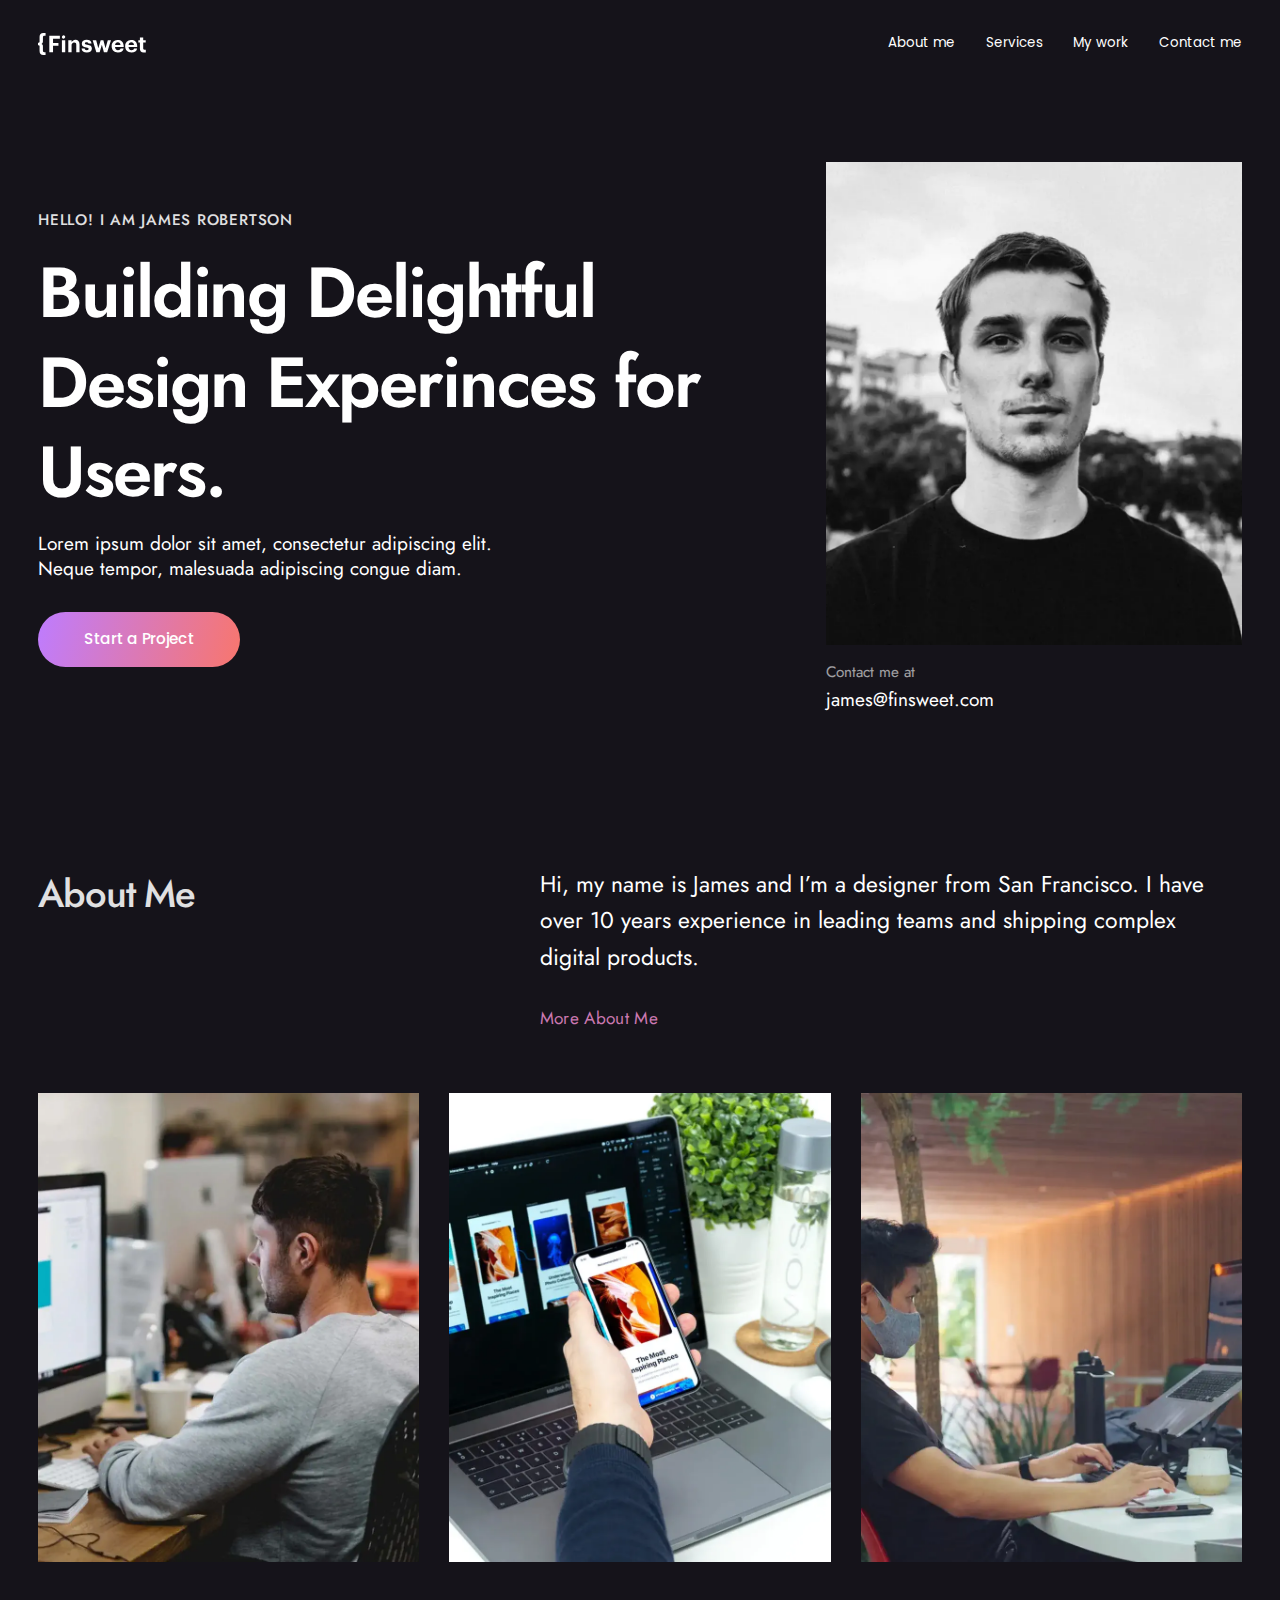
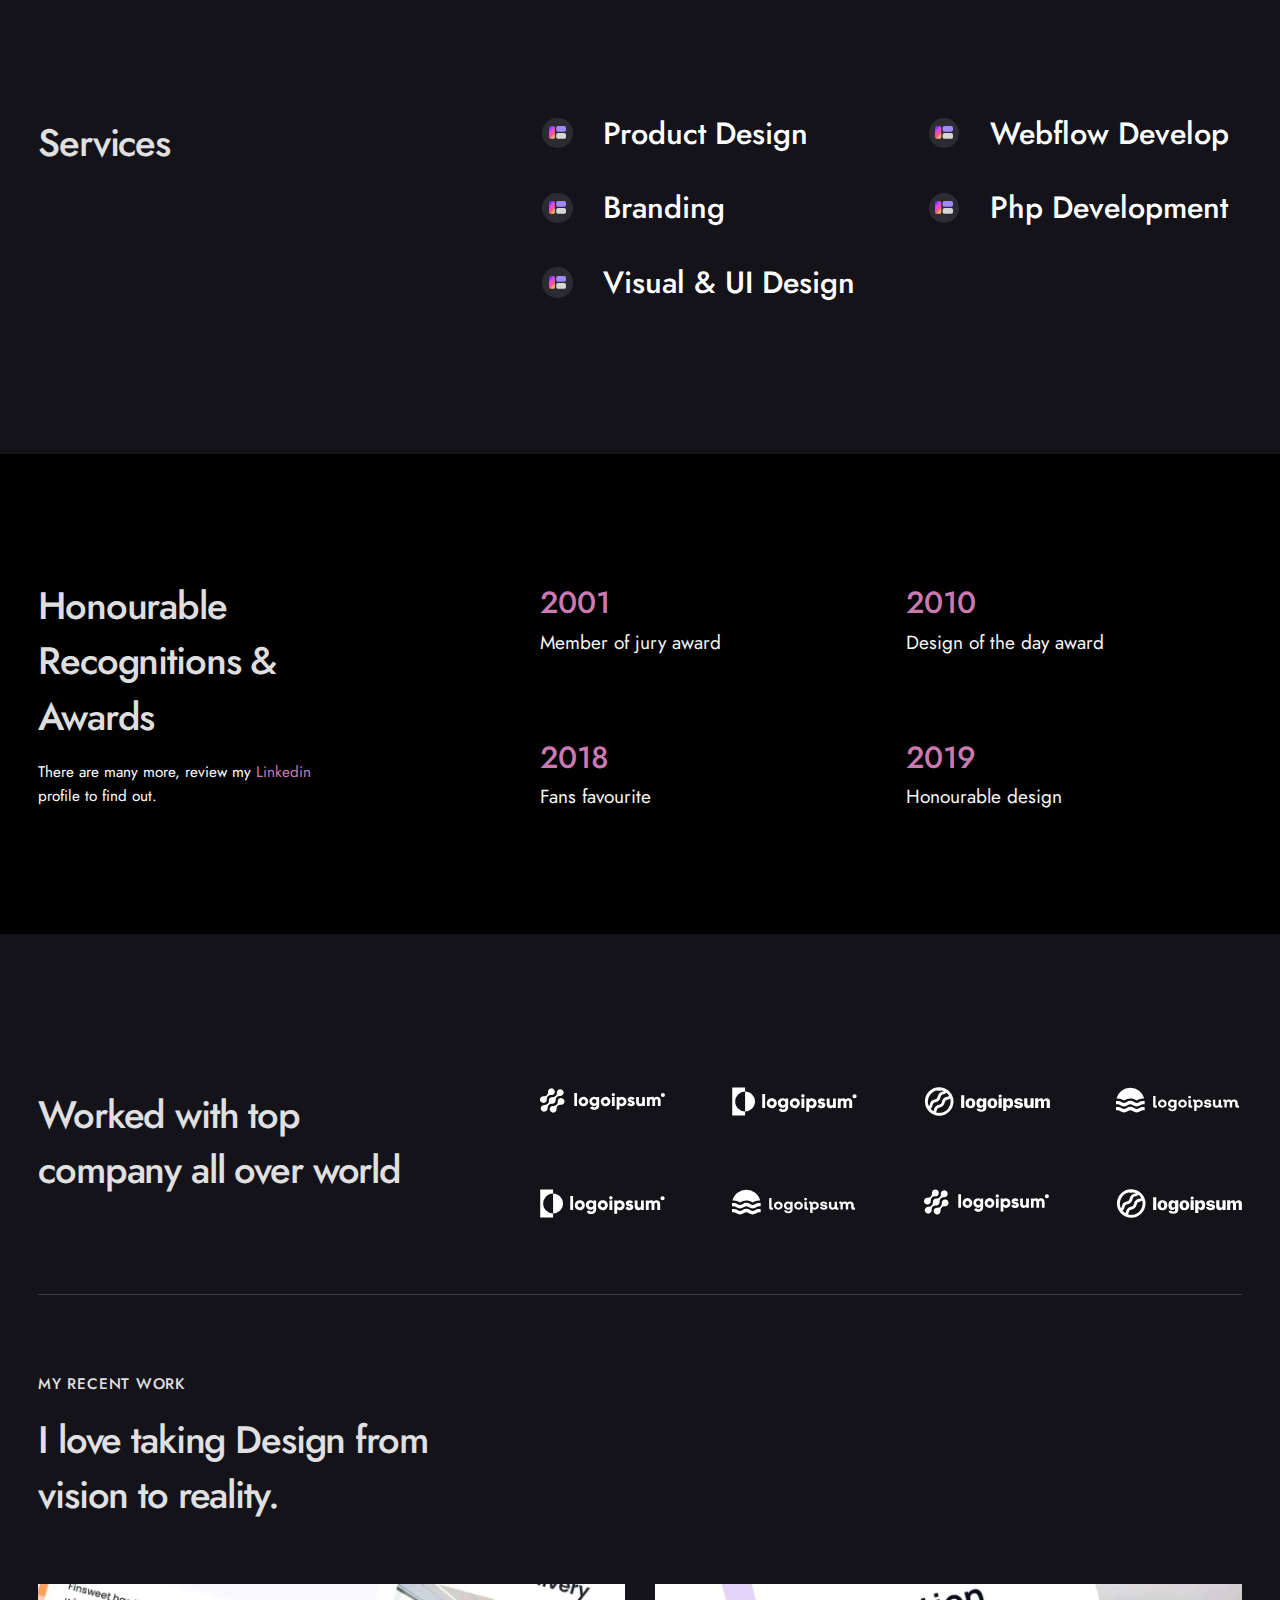
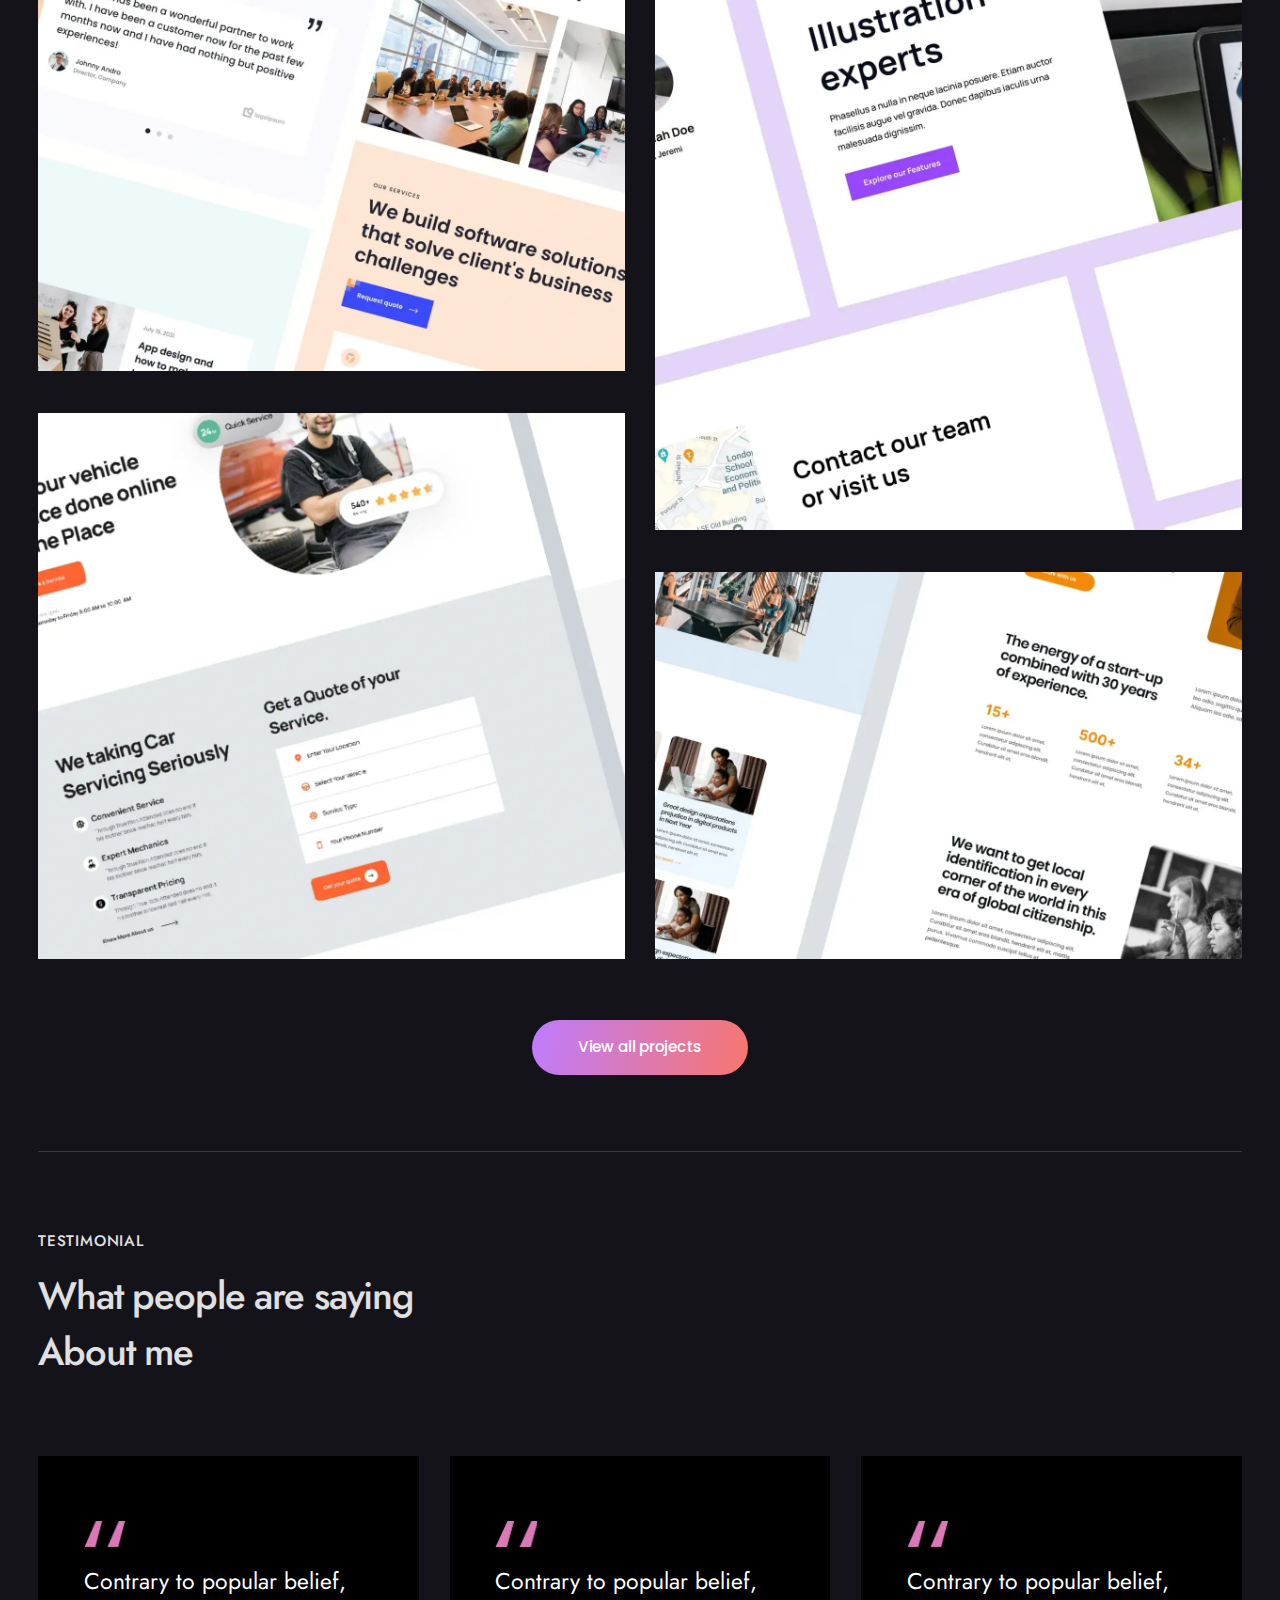
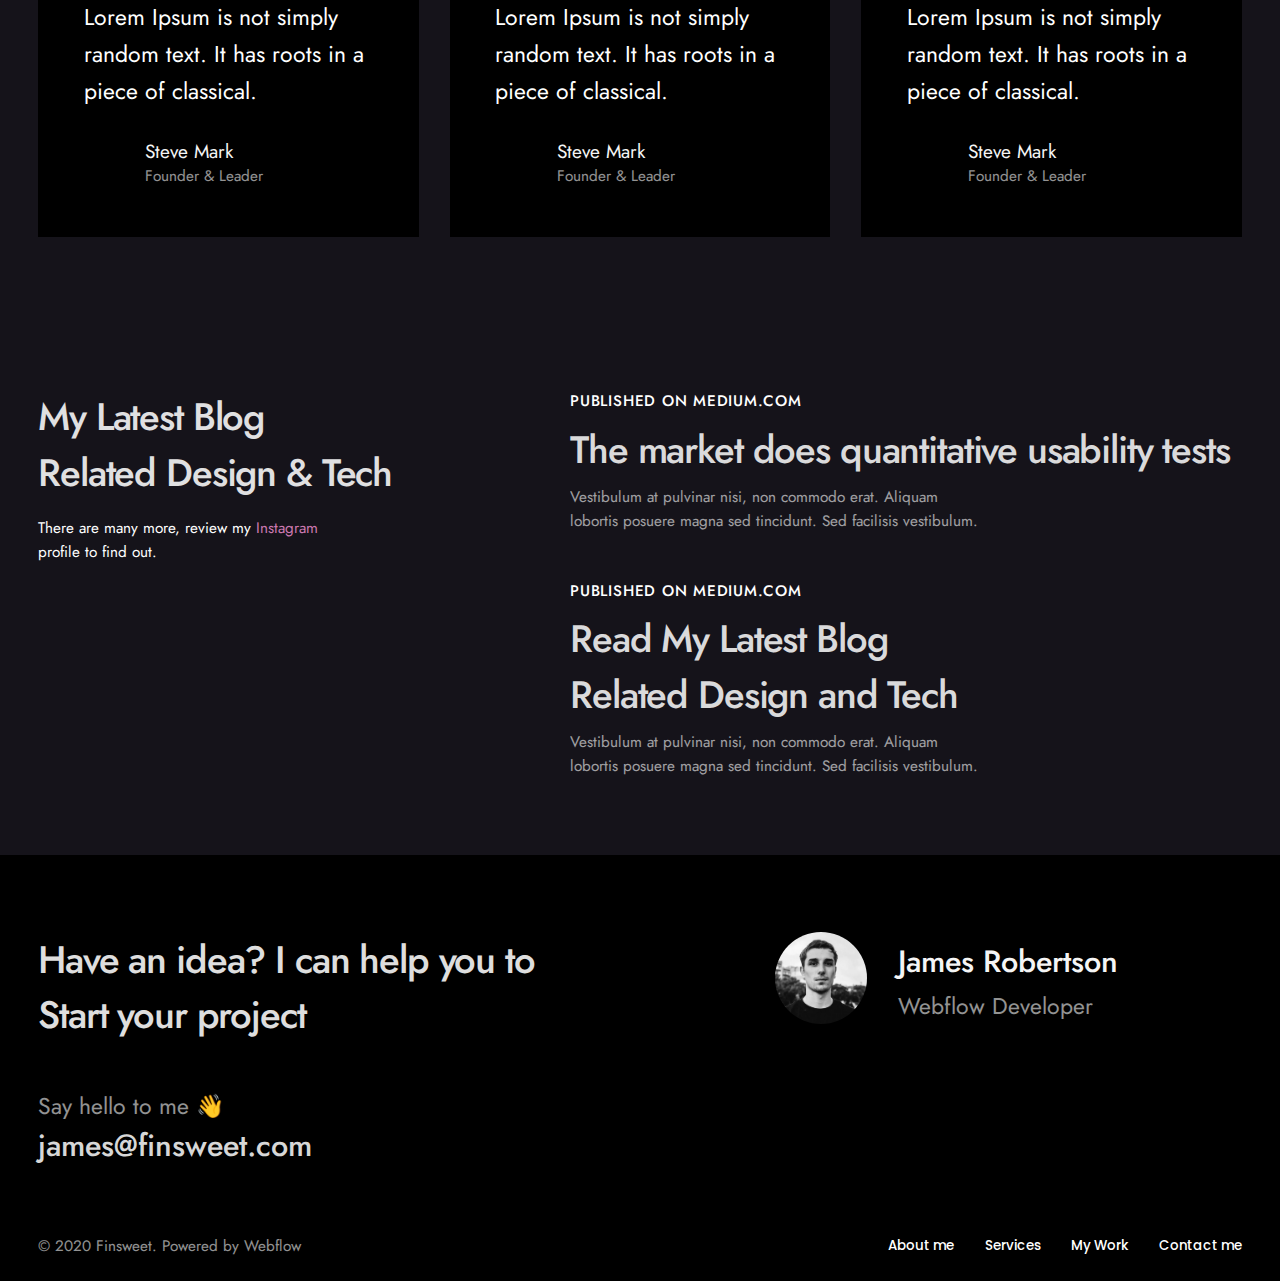
<file: index.html>
<!DOCTYPE html>
<html data-wf-page="6467774a89fa69e71ee3d104" lang="en">

<head>
  <meta charset="utf-8" />
  <title>James Robertson - webflow developer</title>
  <meta
    content="Looking for a webflow developer freelancer? We provide quality webflow developers who can bring your project to life. Get in touch to learn more!"
    name="description" />
  <meta content="James Robertson - webflow developer" property="og:title" />
  <meta
    content="Looking for a webflow developer freelancer? We provide quality webflow developers who can bring your project to life. Get in touch to learn more!"
    property="og:description" />
  <meta content="James Robertson - webflow developer" property="twitter:title" />
  <meta
    content="Looking for a webflow developer freelancer? We provide quality webflow developers who can bring your project to life. Get in touch to learn more!"
    property="twitter:description" />
  <meta property="og:type" content="website" />
  <meta content="summary_large_image" name="twitter:card" />
  <meta content="width=device-width, initial-scale=1" name="viewport" />
  <link href="css/style.css" rel="stylesheet" type="text/css" />
  <script
    type="text/javascript">!function (o, c) { var n = c.documentElement, t = " w-mod-"; n.className += t + "js", ("ontouchstart" in o || o.DocumentTouch && c instanceof DocumentTouch) && (n.className += t + "touch") }(window, document);</script>
  <link rel="icon" type="image/x-icon" href="favicon.ico" />
  <!-- <link href="https://uploads-ssl.webflow.com/6467774a89fa69e71ee3d0c0/6476661b5454cd1ea9aa0d8d_finsweet.ico"
    rel="shortcut icon" type="image/x-icon" /> -->
  <!-- <link href="../uploads-ssl.webflow.com/6467774a89fa69e71ee3d0c0/647245168f5c35804a901a5e_webclip.png"
    rel="apple-touch-icon" /> -->
</head>

<body class="body">
  <div class="page-wrapper">
    <header class="header">
      <div class="padding-global">
        <div class="container-large">
          <div class="header_component">
            <a href="index.html" aria-current="page" class="header_logo w-inline-block w--current">
              <img src="img/logo.svg" loading="lazy" alt="Finsweet Logo" />
            </a>
            <div data-animation="over-right" data-collapse="small" data-duration="400" data-easing="ease"
              data-easing2="ease" role="banner" class="nav w-nav">
              <nav role="navigation" class="nav_menu w-nav-menu">
                <div class="nav_menu-list"><a href="about.html" class="nav_link w-nav-link">About me</a><a
                    href="#services" class="nav_link w-nav-link">Services</a><a href="#works"
                    class="nav_link w-nav-link">My work</a><a href="contact.html" class="nav_link w-nav-link">Contact
                    me</a></div>
              </nav>
              <div class="nav_btn w-nav-button">
                <div class="icon w-icon-nav-menu"></div>
              </div>
            </div>
          </div>
        </div>
      </div>
    </header>
    <main class="main-wrapper">
      <section class="section_home-hero">
        <div class="padding-global">
          <div class="container-large">
            <div class="padding-section-medium">
              <div class="home-hero_component">
                <div class="home-hero_content-left">
                  <div class="text-style-caption">HELLO! I AM JAMES ROBERTSON</div>
                  <div class="padding-bottom padding-small"></div>
                  <h1 class="heading-style-h1">Building Delightful Design Experinces for Users.</h1>
                  <div class="padding-bottom padding-small"></div>
                  <p class="text-size-medium max-width-medium">Lorem ipsum dolor sit amet, consectetur adipiscing elit.
                    Neque tempor, malesuada adipiscing congue diam.</p>
                  <div class="padding-bottm paddimg-medium"></div><a href="contact.html" class="button">Start a
                    Project</a>
                </div>
                <div class="home-hero_content-right">
                  <div class="home-hero_media"><img src="img/james.webp" loading="lazy" alt="Photo of James "
                      class="home-hero_image" /></div>
                  <div class="padding-bottom padding-small"></div>
                  <div class="text-style-muted">Contact me at</div>
                  <div class="padding-bottom padding-xxsmall"></div><a href="mailto:james@finsweet.com"
                    class="home-hero_email text-size-medium">james@finsweet.com</a>
                </div>
              </div>
            </div>
          </div>
        </div>
      </section>
      <section class="section_home-about">
        <div class="padding-global">
          <div class="container-large">
            <div class="padding-section-medium">
              <div class="home-about_component">
                <div class="home-about_row-top">
                  <div class="max-width-small">
                    <h2 class="heading-style-h2"><span class="text-style-nowrap">About Me</span></h2>
                  </div>
                  <div class="max-width-large">
                    <p class="text-size-large">Hi, my name is James and I’m a designer from San Francisco. I have over
                      10 years experience in leading teams and shipping complex digital products.</p>
                    <div class="padding-bottom padding-medium"></div><a href="about.html" class="home-about_link">More
                      About Me</a>
                  </div>
                </div>
                <div class="margin-bottom margin-xlarge"></div>
                <div class="home-about_row-bottom">
                  <div class="home-about_gallery">
                    <div class="home-about_gallery-item"><img src="img/about-01.webp" loading="lazy"
                        alt="Photo 1 from james gallery" class="home-about_gallery-image" /></div>
                    <div class="home-about_gallery-item"><img src="img/about-02.webp" loading="lazy"
                        alt="Photo 2 from james gallery" class="home-about_gallery-image" /></div>
                    <div class="home-about_gallery-item"><img src="img/about-03.webp" loading="lazy"
                        alt="Photo 3 from james gallery" class="home-about_gallery-image" /></div>
                  </div>
                </div>
              </div>
            </div>
          </div>
        </div>
      </section>
      <section id="services" class="section_services">
        <div class="padding-global">
          <div class="container-large">
            <div class="padding-section-medium">
              <div class="services_component">
                <div class="services_content-left">
                  <div class="max-width-small">
                    <h2 class="heading-style-h2">Services</h2>
                  </div>
                </div>
                <div class="services_content-right">
                  <div class="max-width-large">
                    <div class="services_list">
                      <div class="services_item">
                        <div class="services_item-icon-wrap"><img src="img/services-dec.svg" loading="lazy" alt=""
                            class="services_item-icon" /></div>
                        <div class="services_item-text">Product Design</div>
                      </div>
                      <div class="services_item">
                        <div class="services_item-icon-wrap"><img src="img/services-dec.svg" loading="lazy" alt=""
                            class="services_item-icon" /></div>
                        <div class="services_item-text">Webflow Develop</div>
                      </div>
                      <div class="services_item">
                        <div class="services_item-icon-wrap"><img src="img/services-dec.svg" loading="lazy" alt=""
                            class="services_item-icon" /></div>
                        <div class="services_item-text">Branding</div>
                      </div>
                      <div class="services_item">
                        <div class="services_item-icon-wrap"><img src="img/services-dec.svg" loading="lazy" alt=""
                            class="services_item-icon" /></div>
                        <div class="services_item-text">Php Development</div>
                      </div>
                      <div class="services_item">
                        <div class="services_item-icon-wrap"><img src="img/services-dec.svg" loading="lazy" alt=""
                            class="services_item-icon" /></div>
                        <div class="services_item-text">Visual &amp; UI Design</div>
                      </div>
                    </div>
                  </div>
                </div>
              </div>
            </div>
          </div>
        </div>
      </section>
      <section class="section_awards">
        <div class="padding-section-medium">
          <div class="background-color-black">
            <div class="padding-global">
              <div class="container-large">
                <div class="padding-section-large">
                  <div class="awards_component">
                    <div class="awards_content-left">
                      <div class="max-width-xsmall">
                        <h2 class="heading-style-h2">Honourable Recognitions &amp; Awards</h2>
                        <div class="padding-bottom padding-small"></div>
                        <p class="awards_text">There are many more, review my <a
                            href="https://www.linkedin.com/company/finsweet" target="_blank"
                            class="text-color-accent">Linkedin</a> profile to find out.</p>
                      </div>
                    </div>
                    <div class="awards_content-right">
                      <div class="max-width-large">
                        <div class="awards_list">
                          <div class="awards_item">
                            <div class="awards_item-year">2001</div>
                            <div class="text-size-medium">Member of jury award</div>
                          </div>
                          <div class="awards_item">
                            <div class="awards_item-year">2010</div>
                            <div class="text-size-medium">Design of the day award</div>
                          </div>
                          <div class="awards_item">
                            <div class="awards_item-year">2018</div>
                            <div class="text-size-medium">Fans favourite</div>
                          </div>
                          <div class="awards_item">
                            <div class="awards_item-year">2019</div>
                            <div class="text-size-medium">Honourable design</div>
                          </div>
                        </div>
                      </div>
                    </div>
                  </div>
                </div>
              </div>
            </div>
          </div>
        </div>
      </section>
      <section class="section_companies">
        <div class="padding-global">
          <div class="container-large">
            <div class="padding-section-medium">
              <div class="companies_component">
                <div class="max-width-small">
                  <h2 class="heading-style-h2">Worked with top company all over world</h2>
                </div>
                <div class="max-width-large">
                  <div class="companies_list">
                    <div id="w-node-_6c5552e6-6ee4-57f9-7660-d57892c42722-1ee3d104" class="companies_item"><img
                        src="img/company-01.svg" loading="lazy" alt="Company logo 1" class="companies_item-logo" />
                    </div>
                    <div class="companies_item"><img src="img/company-02.svg" loading="lazy" alt="Company logo 2"
                        class="companies_item-logo" /></div>
                    <div class="companies_item"><img src="img/company-03.svg" loading="lazy" alt="Company logo 3"
                        class="companies_item-logo" /></div>
                    <div class="companies_item"><img src="img/company-04.svg" loading="lazy" alt="Company logo 4"
                        class="companies_item-logo" /></div>
                    <div class="companies_item"><img src="img/company-02.svg" loading="lazy" alt="Company logo 5"
                        class="companies_item-logo" /></div>
                    <div class="companies_item"><img src="img/company-04.svg" loading="lazy" alt="Company logo 6"
                        class="companies_item-logo" /></div>
                    <div class="companies_item"><img src="img/company-01.svg" loading="lazy" alt="Company logo 7"
                        class="companies_item-logo" /></div>
                    <div class="companies_item"><img src="img/company-03.svg" loading="lazy" alt="Company logo 8"
                        class="companies_item-logo" /></div>
                  </div>
                </div>
              </div>
            </div>
          </div>
        </div>
      </section>
      <section id="works" class="section_works">
        <div class="padding-global">
          <div class="container-large">
            <div class="works_component">
              <div class="padding-section-medium">
                <div class="max-width-small">
                  <div class="text-style-caption">My Recent Work</div>
                  <div class="padding-bottom padding-small"></div>
                  <h1 class="heading-style-h2">I love taking Design from vision to reality.</h1>
                </div>
                <div class="margin-bottom margin-xlarge"></div>
                <div class="works_list">
                  <div class="works_col"><a aria-label="Open project" data-w-id="2584abf9-e6cc-be18-8878-670e69b053ae"
                      href="https://dribbble.com/thatsfinsweet" target="_blank" class="works_item w-inline-block"><img
                        src="img/project-01.webp" loading="lazy" alt="Project work 1" class="works_item-image" />
                      <div class="works_item-overlay">
                        <div class="works_item-text">View Project</div>
                      </div>
                    </a><a data-w-id="8a4e106c-8076-b46b-df57-43d0a49f0b81" href="https://dribbble.com/thatsfinsweet"
                      target="_blank" class="works_item is-large w-inline-block"><img src="img/project-03.webp"
                        loading="lazy" alt="Project work 3" class="works_item-image" />
                      <div class="works_item-overlay">
                        <div class="works_item-text">View Project</div>
                      </div>
                    </a></div>
                  <div class="works_col is-reverse"><a data-w-id="d470dd15-dd19-f75c-01fd-8827c9365832"
                      href="https://dribbble.com/thatsfinsweet" target="_blank"
                      class="works_item is-large w-inline-block"><img src="img/project-02.webp" loading="lazy"
                        alt="Project work 2" class="works_item-image" />
                      <div class="works_item-overlay">
                        <div class="works_item-text">View Project</div>
                      </div>
                    </a><a data-w-id="d470dd15-dd19-f75c-01fd-8827c9365837" href="https://dribbble.com/thatsfinsweet"
                      target="_blank" class="works_item w-inline-block"><img src="img/project-04.webp" loading="lazy"
                        alt="Portfolio work 4" class="works_item-image" />
                      <div class="works_item-overlay">
                        <div class="works_item-text">View Project</div>
                      </div>
                    </a></div>
                </div>
                <div class="margin-bottom margin-xlarge"></div>
                <div class="text-align-center"><a href="https://dribbble.com/thatsfinsweet" target="_blank"
                    class="button w-inline-block">
                    <div class="button_text">View all projects</div>
                  </a></div>
              </div>
            </div>
          </div>
        </div>
      </section>
      <section class="section_reviews">
        <div class="padding-global">
          <div class="container-large">
            <div class="padding-section-medium">
              <div class="margin-bottom margin-xxlarge">
                <div class="max-width-small">
                  <div class="text-style-caption">Testimonial</div>
                  <div class="padding-bottom padding-small"></div>
                  <h2 class="heading-style-h2">What people are saying<br />About me</h2>
                </div>
              </div>
              <div class="reviews_list">
                <article class="reviews_item">
                  <div class="background-color-black">
                    <div class="reviews_item-content">
                      <div class="reviews_item-icon"></div>
                      <div class="padding-botton padding-small"></div>
                      <p class="text-size-large">Contrary to popular belief, Lorem Ipsum is not simply random text. It
                        has roots in a piece of classical.</p>
                      <div class="padding-botton padding-medium"></div>
                      <div class="reviews_client">
                        <div class="reviews_client-image"><img src="img/avatar.png" loading="lazy"
                            alt="Steve Mark avatar" class="reviews_client-ava" /></div>
                        <div class="reviews_client-info">
                          <div class="text-size-medium">Steve Mark</div>
                          <div class="text-style-muted">Founder &amp; Leader</div>
                        </div>
                      </div>
                    </div>
                  </div>
                </article>
                <article class="reviews_item">
                  <div class="background-color-black">
                    <div class="reviews_item-content">
                      <div class="reviews_item-icon"></div>
                      <div class="padding-botton padding-small"></div>
                      <p class="text-size-large">Contrary to popular belief, Lorem Ipsum is not simply random text. It
                        has roots in a piece of classical.</p>
                      <div class="padding-botton padding-medium"></div>
                      <div class="reviews_client">
                        <div class="reviews_client-image"><img src="img/avatar.png" loading="lazy"
                            alt="Steve Mark avatar" class="reviews_client-ava" /></div>
                        <div class="reviews_client-info">
                          <div class="text-size-medium">Steve Mark</div>
                          <div class="text-style-muted">Founder &amp; Leader</div>
                        </div>
                      </div>
                    </div>
                  </div>
                </article>
                <article class="reviews_item">
                  <div class="background-color-black">
                    <div class="reviews_item-content">
                      <div class="reviews_item-icon"></div>
                      <div class="padding-botton padding-small"></div>
                      <p class="text-size-large">Contrary to popular belief, Lorem Ipsum is not simply random text. It
                        has roots in a piece of classical.</p>
                      <div class="padding-botton padding-medium"></div>
                      <div class="reviews_client">
                        <div class="reviews_client-image"><img src="img/avatar.png" loading="lazy"
                            alt="Steve Mark avatar" class="reviews_client-ava" /></div>
                        <div class="reviews_client-info">
                          <div class="text-size-medium">Steve Mark</div>
                          <div class="text-style-muted">Founder &amp; Leader</div>
                        </div>
                      </div>
                    </div>
                  </div>
                </article>
              </div>
            </div>
          </div>
        </div>
      </section>
      <section class="section_blog">
        <div class="padding-global">
          <div class="container-large">
            <div class="padding-section-medium">
              <div class="blog_component">
                <div class="max-width-small">
                  <h2 class="heading-style-h2">My Latest Blog<br />Related Design &amp; Tech</h2>
                  <div class="padding-bottom padding-small"></div>
                  <div class="blog_subtitle">There are many more, review my <a
                      href="https://www.instagram.com/thatsfinsweet/" target="_blank"
                      class="text-color-accent">Instagram</a> profile to find out.</div>
                </div>
                <div class="max-width-large">
                  <div class="blog_list">
                    <div class="blog_item"><a href="#" class="blog_item-media w-inline-block"><img
                          src="img/post-01.webp" loading="lazy" alt="Post foto 1" class="blog_item-image" /></a>
                      <div class="blog_item-info">
                        <div class="blog_item-subtitle">PUBLISHED ON MEDIUM.COM</div><a href="#"
                          class="blog_item-link w-inline-block">
                          <h3 class="heading-style-h3 blog_item-title">The market does quantitative usability tests</h3>
                        </a>
                        <div class="padding-bottom padding-xsmall"></div>
                        <p class="blog_item-text text-style-muted">Vestibulum at pulvinar nisi, non commodo erat.
                          Aliquam lobortis posuere magna sed tincidunt. Sed facilisis vestibulum.</p>
                      </div>
                    </div>
                    <div class="blog_item"><a href="https://medium.com/tag/design" target="_blank"
                        class="blog_item-media w-inline-block"><img src="img/post-02.webp" loading="lazy"
                          alt="Post foto 1" class="blog_item-image" /></a>
                      <div class="blog_item-info">
                        <div class="blog_item-subtitle">PUBLISHED ON MEDIUM.COM</div><a aria-label=""
                          href="https://medium.com/tag/design" target="_blank" class="blog_item-link w-inline-block">
                          <h3 class="blog_item-title heading-style-h3">Read My Latest Blog<br />Related Design and Tech
                          </h3>
                        </a>
                        <div class="padding-bottom padding-xsmall"></div>
                        <p class="blog_item-text text-style-muted">Vestibulum at pulvinar nisi, non commodo erat.
                          Aliquam lobortis posuere magna sed tincidunt. Sed facilisis vestibulum.</p>
                      </div>
                    </div>
                  </div>
                </div>
              </div>
            </div>
          </div>
        </div>
      </section>
    </main>
    <footer class="footer">
      <div class="background-color-black">
        <div class="padding-global">
          <div class="container-large">
            <div class="footer_component">
              <div class="footer_top">
                <div class="padding-section-medium">
                  <div class="footer_top-content">
                    <div class="footer_top-left">
                      <h2 class="heading-style-h2">Have an idea? I can help you to<br />Start your project</h2>
                      <div class="padding-bottom padding-large"></div>
                      <div class="footer_contact">
                        <div class="text-size-large"><span class="text-style-muted">Say hello to me </span>👋</div>
                        <div class="padding-bottom padding-xsmall"></div><a href="mailto:james@finsweet.com"
                          class="footer_contact-email">james@finsweet.com</a>
                      </div>
                    </div>
                    <div class="footer_top-right">
                      <div class="footer_top-right_wrap">
                        <div class="footer_about-me">
                          <div class="footer_media"><img src="img/james.webp" loading="lazy" alt=""
                              class="footer_image" /></div>
                          <div class="footer_about-me_info">
                            <div class="footer_name">James Robertson</div>
                            <div class="footer_position text-style-muted">Webflow Developer</div>
                          </div>
                        </div>
                        <div class="footer_social-list"><a aria-label="Go to our facebook"
                            href="https://www.facebook.com/thatsfinsweet" target="_blank"
                            class="footer_social-link w-inline-block"><img src="img/Facebook.svg" loading="lazy"
                              alt="Facebook icon" /></a><a aria-label="Go to our instagram"
                            href="https://www.instagram.com/thatsfinsweet/?hl=en" target="_blank"
                            class="footer_social-link w-inline-block"><img src="img/Linkedin.svg" loading="lazy"
                              alt="" /></a><a aria-label="Go to our twiter"
                            href="https://twitter.com/thatsfinsweet?lang=en" target="_blank"
                            class="footer_social-link w-inline-block"><img src="img/Twitter.svg" loading="lazy"
                              alt="" /></a><a aria-label="Go to our dribble" href="https://dribbble.com/thatsfinsweet"
                            target="_blank" class="footer_social-link w-inline-block"><img src="img/Dribbble.svg"
                              loading="lazy" alt="" /></a><a aria-label="Go to our behance"
                            href="https://www.behance.net/thatsfinsweet" target="_blank"
                            class="footer_social-link w-inline-block"><img src="img/Behance.svg" loading="lazy"
                              alt="" /></a></div>
                      </div>
                    </div>
                  </div>
                </div>
              </div>
              <div class="footer_bottom">
                <div class="padding-section-small">
                  <div class="footer_bottom-content">
                    <div class="footer_copyright text-style-muted">© 2020 Finsweet. Powered by Webflow</div>
                    <nav class="footer_menu"><a href="about.html" class="footer_menu-link">About me</a><a
                        href="#services" class="footer_menu-link">Services</a><a href="#works"
                        class="footer_menu-link">My Work</a><a href="contact.html" class="footer_menu-link">Contact
                        me</a></nav>
                  </div>
                </div>
              </div>
            </div>
          </div>
        </div>
      </div>
    </footer>
  </div>
  <script src="js/jquery-3.4.1.min.js"></script>
  <script src="js/scripts.js"></script>
</body>

</html>
</file>
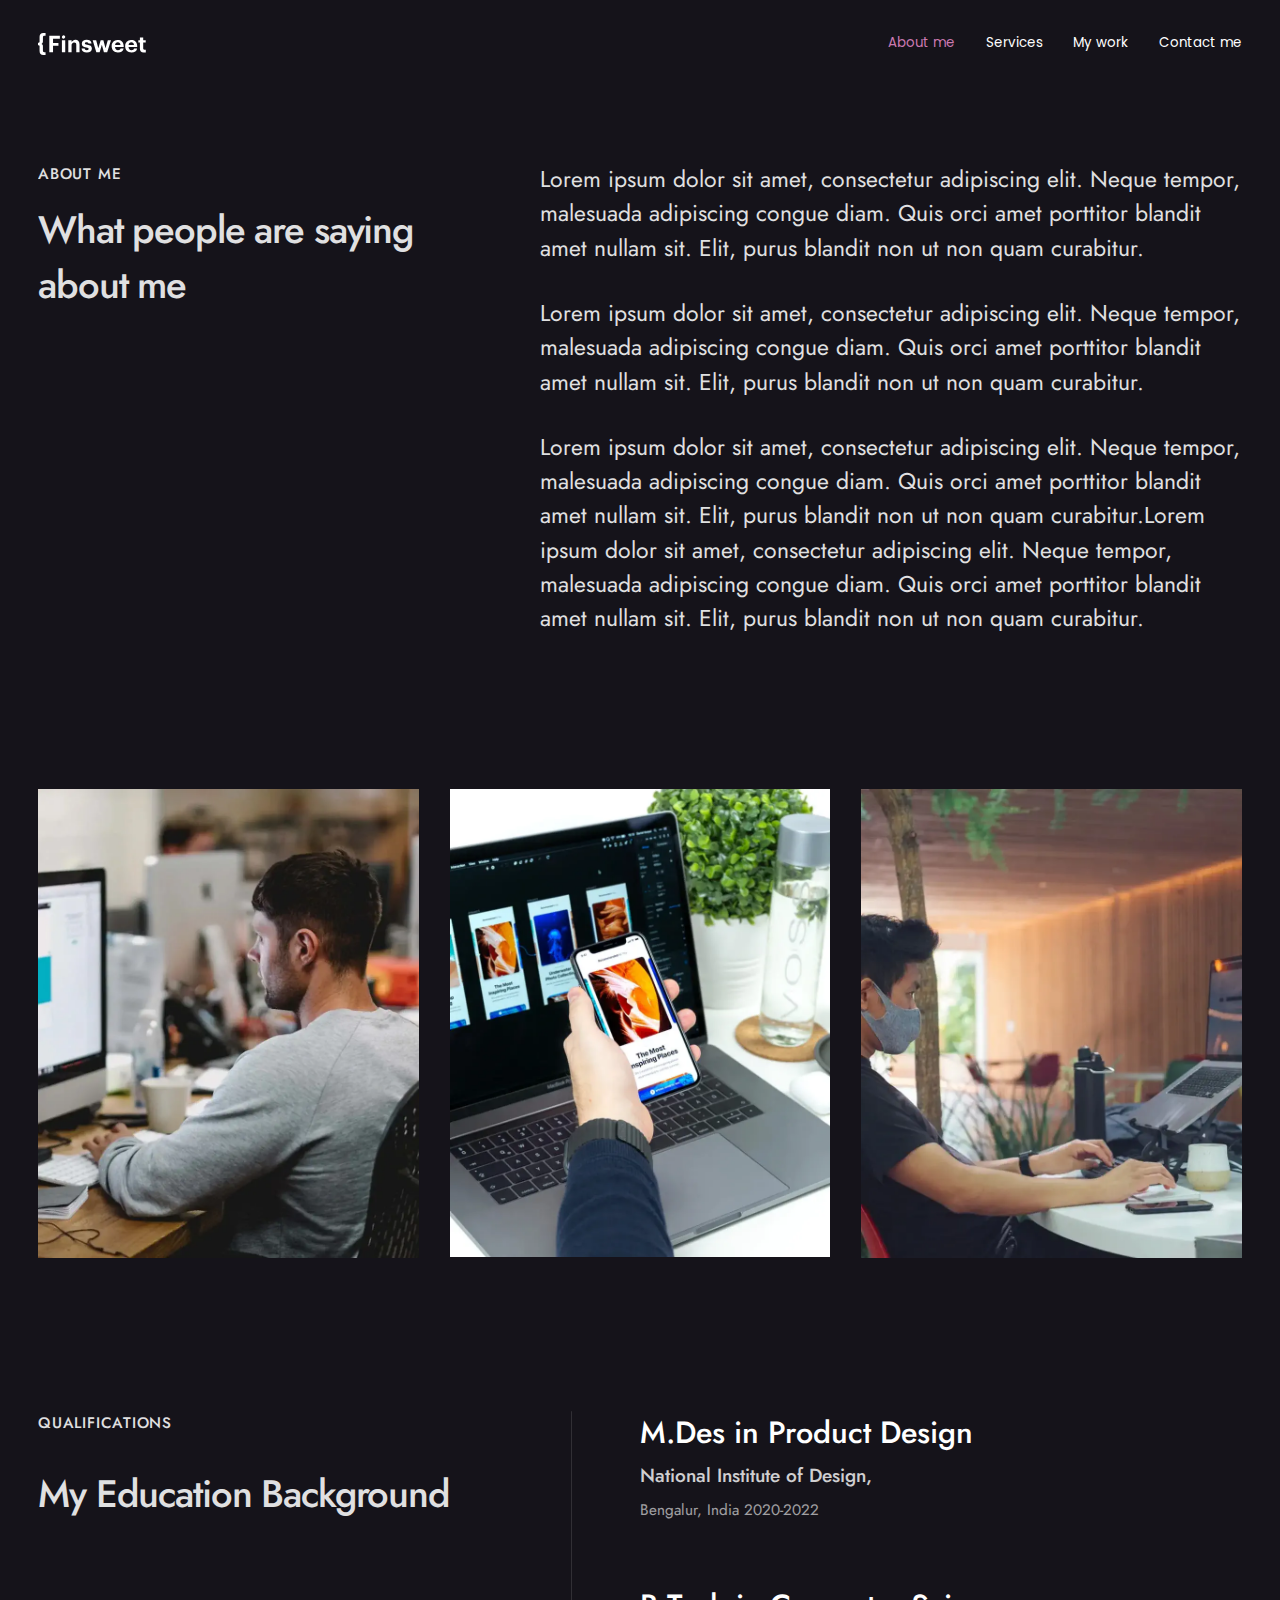
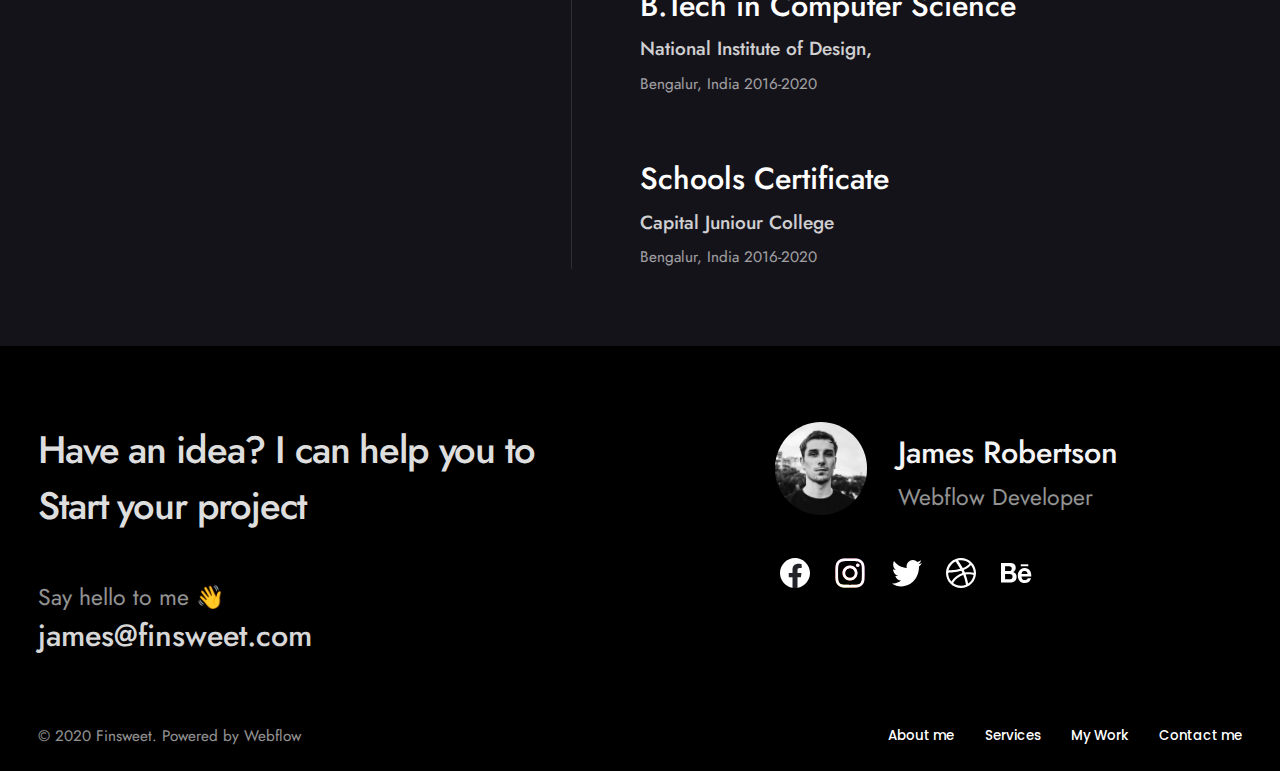
<file: about.html>
<!DOCTYPE html>
<!-- This site was created in Webflow. https://www.webflow.com --><!-- Last Published: Tue May 30 2023 21:37:24 GMT+0000 (Coordinated Universal Time) -->
<html data-wf-domain="james-finsweet.webflow.io" data-wf-page="6467774a89fa69e71ee3d1a0"
  data-wf-site="6467774a89fa69e71ee3d0c0" lang="en">

<head>
  <meta charset="utf-8" />
  <title>James Robertson - about me</title>
  <meta content="Some facts about James Robertson - biography and education" name="description" />
  <meta content="James Robertson - about me" property="og:title" />
  <meta content="Some facts about James Robertson - biography and education" property="og:description" />
  <meta content="James Robertson - about me" property="twitter:title" />
  <meta content="Some facts about James Robertson - biography and education" property="twitter:description" />
  <meta property="og:type" content="website" />
  <meta content="summary_large_image" name="twitter:card" />
  <meta content="width=device-width, initial-scale=1" name="viewport" />
  <meta content="Webflow" name="generator" />
  <link href="css/style.css" rel="stylesheet" type="text/css" />
  <script
    type="text/javascript">!function (o, c) { var n = c.documentElement, t = " w-mod-"; n.className += t + "js", ("ontouchstart" in o || o.DocumentTouch && c instanceof DocumentTouch) && (n.className += t + "touch") }(window, document);</script>
  <link rel="icon" type="image/x-icon" href="favicon.ico" />
  <!-- <link href="https://uploads-ssl.webflow.com/6467774a89fa69e71ee3d0c0/6476661b5454cd1ea9aa0d8d_finsweet.ico"
    rel="shortcut icon" type="image/x-icon" />
  <link href="../uploads-ssl.webflow.com/6467774a89fa69e71ee3d0c0/647245168f5c35804a901a5e_webclip.png"
    rel="apple-touch-icon" /> -->
</head>

<body class="body">
  <div class="page-wrapper">
    <header class="header">
      <div class="padding-global">
        <div class="container-large">
          <div class="header_component"><a href="index.html" class="header_logo w-inline-block"><img src="img/logo.svg"
                loading="lazy" alt="Finsweet Logo" /></a>
            <div data-animation="over-right" data-collapse="small" data-duration="400" data-easing="ease"
              data-easing2="ease" role="banner" class="nav w-nav">
              <nav role="navigation" class="nav_menu w-nav-menu">
                <div class="nav_menu-list"><a href="about.html" aria-current="page"
                    class="nav_link w-nav-link w--current">About me</a><a href="index.html#services"
                    class="nav_link w-nav-link">Services</a><a href="index.html#works" class="nav_link w-nav-link">My
                    work</a><a href="contact.html" class="nav_link w-nav-link">Contact me</a></div>
              </nav>
              <div class="nav_btn w-nav-button">
                <div class="icon w-icon-nav-menu"></div>
              </div>
            </div>
          </div>
        </div>
      </div>
    </header>
    <main class="main-wrapper">
      <section class="section_about">
        <div class="padding-global">
          <div class="container-large">
            <div class="padding-section-medium">
              <div class="about_component">
                <div class="about_content">
                  <div class="max-width-small">
                    <div class="text-style-caption">About Me</div>
                    <div class="padding-bottom padding-small"></div>
                    <h2 class="heading-style-h2">What people are saying about me</h2>
                  </div>
                  <div class="max-width-large">
                    <div class="about_info">
                      <p class="about_text">Lorem ipsum dolor sit amet, consectetur adipiscing elit. Neque tempor,
                        malesuada adipiscing congue diam. Quis orci amet porttitor blandit amet nullam sit. Elit, purus
                        blandit non ut non quam curabitur.</p>
                      <p class="about_text">Lorem ipsum dolor sit amet, consectetur adipiscing elit. Neque tempor,
                        malesuada adipiscing congue diam. Quis orci amet porttitor blandit amet nullam sit. Elit, purus
                        blandit non ut non quam curabitur.</p>
                      <p class="about_text">Lorem ipsum dolor sit amet, consectetur adipiscing elit. Neque tempor,
                        malesuada adipiscing congue diam. Quis orci amet porttitor blandit amet nullam sit. Elit, purus
                        blandit non ut non quam curabitur.Lorem ipsum dolor sit amet, consectetur adipiscing elit. Neque
                        tempor, malesuada adipiscing congue diam. Quis orci amet porttitor blandit amet nullam sit.
                        Elit, purus blandit non ut non quam curabitur.</p>
                    </div>
                  </div>
                </div>
                <div class="about_gallery">
                  <div class="about_item"><img src="img/about-01.webp" loading="lazy" alt="Photo 1"
                      class="about_image" /></div>
                  <div class="about_item"><img src="img/about-02.webp" loading="lazy" alt="Photo 2"
                      class="about_image" /></div>
                  <div class="about_item"><img src="img/about-03.webp" loading="lazy" alt="Photo 3"
                      class="about_image" /></div>
                </div>
              </div>
            </div>
          </div>
        </div>
      </section>
      <section class="section_education">
        <div class="padding-global">
          <div class="container-large">
            <div class="padding-section-medium">
              <div class="education_component">
                <div class="education_content-left">
                  <div class="text-style-caption">Qualifications</div>
                  <div class="padding-bottom padding-medium"></div>
                  <h2 class="heading-style-h2">My Education Background</h2>
                </div>
                <div class="education_content-right">
                  <div class="education_item">
                    <div class="education_certificate">M.Des in Product Design</div>
                    <div class="education_institution">National Institute of Design,</div>
                    <div class="education_data text-style-muted">Bengalur, India 2020-2022</div>
                  </div>
                  <div class="education_item">
                    <div class="education_certificate">B.Tech in Computer Science</div>
                    <div class="education_institution">National Institute of Design,</div>
                    <div class="education_data text-style-muted">Bengalur, India 2016-2020</div>
                  </div>
                  <div class="education_item">
                    <div class="education_certificate">Schools Certificate</div>
                    <div class="education_institution">Capital Juniour College</div>
                    <div class="education_data text-style-muted">Bengalur, India 2016-2020</div>
                  </div>
                </div>
              </div>
            </div>
          </div>
        </div>
      </section>
    </main>
    <footer class="footer">
      <div class="background-color-black">
        <div class="padding-global">
          <div class="container-large">
            <div class="footer_component">
              <div class="footer_top">
                <div class="padding-section-medium">
                  <div class="footer_top-content">
                    <div class="footer_top-left">
                      <h2 class="heading-style-h2">Have an idea? I can help you to<br />Start your project</h2>
                      <div class="padding-bottom padding-large"></div>
                      <div class="footer_contact">
                        <div class="text-size-large"><span class="text-style-muted">Say hello to me </span>👋</div>
                        <div class="padding-bottom padding-xsmall"></div><a href="mailto:james@finsweet.com"
                          class="footer_contact-email">james@finsweet.com</a>
                      </div>
                    </div>
                    <div class="footer_top-right">
                      <div class="footer_top-right_wrap">
                        <div class="footer_about-me">
                          <div class="footer_media"><img src="img/james.webp" loading="lazy" alt=""
                              class="footer_image" /></div>
                          <div class="footer_about-me_info">
                            <div class="footer_name">James Robertson</div>
                            <div class="footer_position text-style-muted">Webflow Developer</div>
                          </div>
                        </div>
                        <div class="footer_social-list"><a aria-label="Go to our facebook"
                            href="https://www.facebook.com/thatsfinsweet" target="_blank"
                            class="footer_social-link w-inline-block"><img src="img/Facebook.svg" loading="lazy"
                              alt="Facebook icon" /></a><a aria-label="Go to our instagram"
                            href="https://www.instagram.com/thatsfinsweet/?hl=en" target="_blank"
                            class="footer_social-link w-inline-block"><img src="img/Linkedin.svg" loading="lazy"
                              alt="" /></a><a aria-label="Go to our twiter"
                            href="https://twitter.com/thatsfinsweet?lang=en" target="_blank"
                            class="footer_social-link w-inline-block"><img src="img/Twitter.svg" loading="lazy"
                              alt="" /></a><a aria-label="Go to our dribble" href="https://dribbble.com/thatsfinsweet"
                            target="_blank" class="footer_social-link w-inline-block"><img src="img/Dribbble.svg"
                              loading="lazy" alt="" /></a><a aria-label="Go to our behance"
                            href="https://www.behance.net/thatsfinsweet" target="_blank"
                            class="footer_social-link w-inline-block"><img src="img/Behance.svg" loading="lazy"
                              alt="" /></a></div>
                      </div>
                    </div>
                  </div>
                </div>
              </div>
              <div class="footer_bottom">
                <div class="padding-section-small">
                  <div class="footer_bottom-content">
                    <div class="footer_copyright text-style-muted">© 2020 Finsweet. Powered by Webflow</div>
                    <nav class="footer_menu"><a href="about.html" class="footer_menu-link">About me</a><a
                        href="#services" class="footer_menu-link">Services</a><a href="#works"
                        class="footer_menu-link">My Work</a><a href="contact.html" class="footer_menu-link">Contact
                        me</a></nav>
                  </div>
                </div>
              </div>
            </div>
          </div>
        </div>
      </div>
    </footer>
  </div>
  <script src="js/jquery-3.4.1.min.js"></script>
  <script src="js/scripts.js"></script>
</body>

</html>
</file>
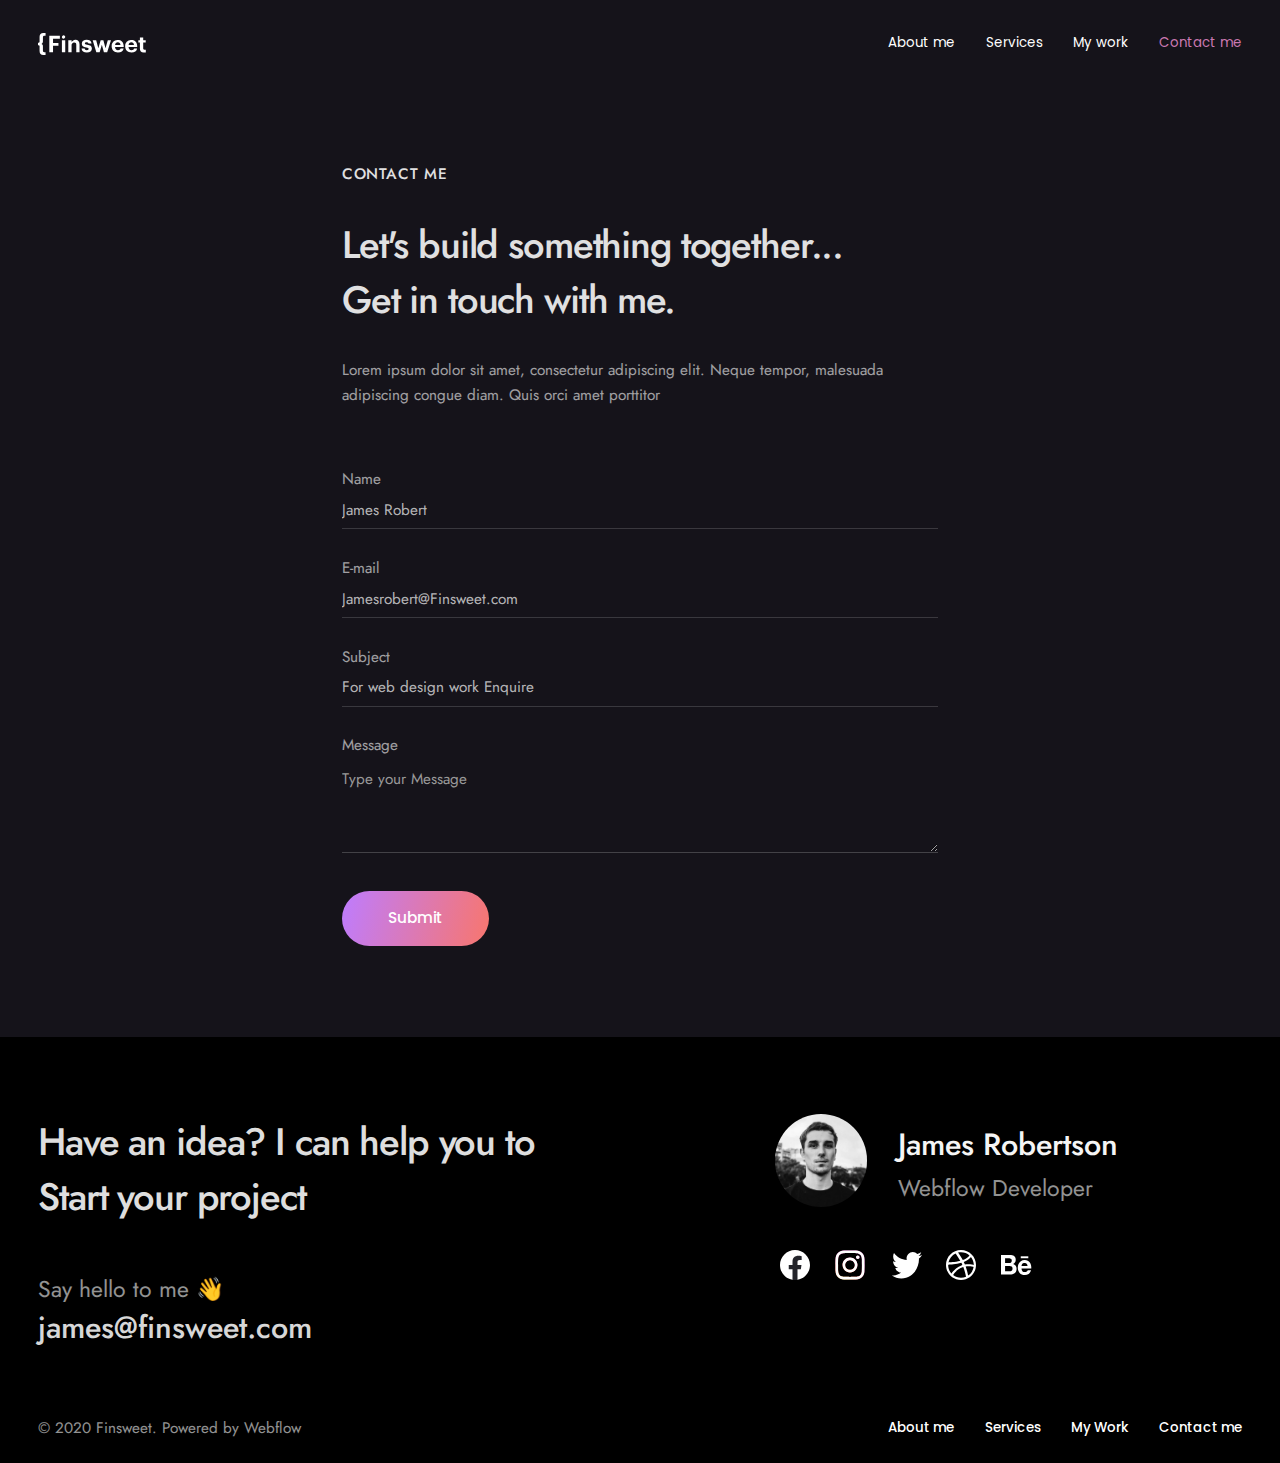
<file: contact.html>
<!DOCTYPE html>
<!-- This site was created in Webflow. https://www.webflow.com --><!-- Last Published: Tue May 30 2023 21:37:24 GMT+0000 (Coordinated Universal Time) -->
<html data-wf-domain="james-finsweet.webflow.io" data-wf-page="6467774a89fa69e71ee3d1ab"
  data-wf-site="6467774a89fa69e71ee3d0c0" lang="en">

<head>
  <meta charset="utf-8" />
  <title>James Robertson - contact me</title>
  <meta content="Contact with James Robertson" name="description" />
  <meta content="James Robertson - contact me" property="og:title" />
  <meta content="Contact with James Robertson" property="og:description" />
  <meta content="James Robertson - contact me" property="twitter:title" />
  <meta content="Contact with James Robertson" property="twitter:description" />
  <meta property="og:type" content="website" />
  <meta content="summary_large_image" name="twitter:card" />
  <meta content="width=device-width, initial-scale=1" name="viewport" />
  <link href="css/style.css" rel="stylesheet" type="text/css" />
  <script
    type="text/javascript">!function (o, c) { var n = c.documentElement, t = " w-mod-"; n.className += t + "js", ("ontouchstart" in o || o.DocumentTouch && c instanceof DocumentTouch) && (n.className += t + "touch") }(window, document);</script>
  <!-- <link href="https://uploads-ssl.webflow.com/6467774a89fa69e71ee3d0c0/6476661b5454cd1ea9aa0d8d_finsweet.ico"
    rel="shortcut icon" type="image/x-icon" />
  <link href="../uploads-ssl.webflow.com/6467774a89fa69e71ee3d0c0/647245168f5c35804a901a5e_webclip.png"
    rel="apple-touch-icon" /> -->
  <link rel="icon" type="image/x-icon" href="favicon.ico" />
</head>

<body class="body">
  <div class="page-wrapper">
    <header class="header">
      <div class="padding-global">
        <div class="container-large">
          <div class="header_component"><a href="index.html" class="header_logo w-inline-block"><img src="img/logo.svg"
                loading="lazy" alt="Finsweet Logo" /></a>
            <div data-animation="over-right" data-collapse="small" data-duration="400" data-easing="ease"
              data-easing2="ease" role="banner" class="nav w-nav">
              <nav role="navigation" class="nav_menu w-nav-menu">
                <div class="nav_menu-list"><a href="about.html" class="nav_link w-nav-link">About me</a><a
                    href="index.html#services" class="nav_link w-nav-link">Services</a><a href="index.html#works"
                    class="nav_link w-nav-link">My work</a><a href="contact.html" aria-current="page"
                    class="nav_link w-nav-link w--current">Contact me</a></div>
              </nav>
              <div class="nav_btn w-nav-button">
                <div class="icon w-icon-nav-menu"></div>
              </div>
            </div>
          </div>
        </div>
      </div>
    </header>
    <main class="main-wrapper">
      <section class="section_contacts">
        <div class="padding-global">
          <div class="container-small">
            <div class="padding-section-medium">
              <div class="contacts_component">
                <div class="text-style-caption">Contact Me</div>
                <div class="padding-bottom padding-medium"></div>
                <h2 class="heading-style-h2">Let&#x27;s build something together...<br />Get in touch with me.</h2>
                <div class="padding-bottom padding-medium"></div>
                <p class="text-style-muted">Lorem ipsum dolor sit amet, consectetur adipiscing elit. Neque tempor,
                  malesuada adipiscing congue diam. Quis orci amet porttitor</p>
                <div class="padding-bottom padding-xlarge"></div>
                <div class="contacts_form-wrap w-form">
                  <form id="wf-form-contact-email" name="wf-form-contact-email" data-name="contact-email"
                    action="mail.php" method="post" class="contacts_form"><label for="name"
                      class="contacts_form-label">Name</label><input type="text" class="contacts_form-input w-input"
                      maxlength="256" name="name" data-name="Name" placeholder="James Robert" id="name"
                      required="" /><label for="email" class="contacts_form-label">E-mail</label><input type="email"
                      class="contacts_form-input w-input" maxlength="256" name="email" data-name="Email"
                      placeholder="Jamesrobert@Finsweet.com" id="email" required="" /><label id="subject"
                      for="subject-2" class="contacts_form-label">Subject</label><input type="text"
                      class="contacts_form-input w-input" maxlength="256" name="subject" data-name="subject"
                      placeholder="For web design work Enquire " id="subject-2" required="" /><label for="message"
                      class="contacts_form-label">Message</label><textarea id="message" name="message" maxlength="5000"
                      data-name="message" placeholder="Type your Message"
                      class="contacts_form-textarea w-input"></textarea>
                    <input id="validator" type="text" name="validator" style="display: none;" value="">
                    <input type="submit" value="Submit" data-wait="Please wait..." class="button w-button" />
                  </form>
                </div>
              </div>
            </div>
          </div>
        </div>
      </section>
    </main>
    <footer class="footer">
      <div class="background-color-black">
        <div class="padding-global">
          <div class="container-large">
            <div class="footer_component">
              <div class="footer_top">
                <div class="padding-section-medium">
                  <div class="footer_top-content">
                    <div class="footer_top-left">
                      <h2 class="heading-style-h2">Have an idea? I can help you to<br />Start your project</h2>
                      <div class="padding-bottom padding-large"></div>
                      <div class="footer_contact">
                        <div class="text-size-large"><span class="text-style-muted">Say hello to me </span>👋</div>
                        <div class="padding-bottom padding-xsmall"></div><a href="mailto:james@finsweet.com"
                          class="footer_contact-email">james@finsweet.com</a>
                      </div>
                    </div>
                    <div class="footer_top-right">
                      <div class="footer_top-right_wrap">
                        <div class="footer_about-me">
                          <div class="footer_media"><img src="img/james.webp" loading="lazy" alt=""
                              class="footer_image" /></div>
                          <div class="footer_about-me_info">
                            <div class="footer_name">James Robertson</div>
                            <div class="footer_position text-style-muted">Webflow Developer</div>
                          </div>
                        </div>
                        <div class="footer_social-list"><a aria-label="Go to our facebook"
                            href="https://www.facebook.com/thatsfinsweet" target="_blank"
                            class="footer_social-link w-inline-block"><img src="img/Facebook.svg" loading="lazy"
                              alt="Facebook icon" /></a><a aria-label="Go to our instagram"
                            href="https://www.instagram.com/thatsfinsweet/?hl=en" target="_blank"
                            class="footer_social-link w-inline-block"><img src="img/Linkedin.svg" loading="lazy"
                              alt="" /></a><a aria-label="Go to our twiter"
                            href="https://twitter.com/thatsfinsweet?lang=en" target="_blank"
                            class="footer_social-link w-inline-block"><img src="img/Twitter.svg" loading="lazy"
                              alt="" /></a><a aria-label="Go to our dribble" href="https://dribbble.com/thatsfinsweet"
                            target="_blank" class="footer_social-link w-inline-block"><img src="img/Dribbble.svg"
                              loading="lazy" alt="" /></a><a aria-label="Go to our behance"
                            href="https://www.behance.net/thatsfinsweet" target="_blank"
                            class="footer_social-link w-inline-block"><img src="img/Behance.svg" loading="lazy"
                              alt="" /></a></div>
                      </div>
                    </div>
                  </div>
                </div>
              </div>
              <div class="footer_bottom">
                <div class="padding-section-small">
                  <div class="footer_bottom-content">
                    <div class="footer_copyright text-style-muted">© 2020 Finsweet. Powered by Webflow</div>
                    <nav class="footer_menu"><a href="about.html" class="footer_menu-link">About me</a><a
                        href="#services" class="footer_menu-link">Services</a><a href="#works"
                        class="footer_menu-link">My Work</a><a href="contact.html" class="footer_menu-link">Contact
                        me</a></nav>
                  </div>
                </div>
              </div>
            </div>
          </div>
        </div>
      </div>
    </footer>
  </div>
  <script src="js/jquery-3.4.1.min.js"></script>
  <script src="js/scripts.js"></script>
</body>

</html>
</file>
<file: css/style.css>
@import url(https://fonts.googleapis.com/css2?family=Jost:wght@400;500;600&family=Poppins:wght@500&display=swap);img,legend{border:0}.padding-0,legend,td,th{padding:0}.w-button,a,p{color:#fff}blockquote,figure{margin:0 0 10px}ol,p,ul{margin-top:0}.w-video,sub,sup{position:relative}.text-align-center,.w-form-done,.w-slider,.w-widget-map .gm-style-iw,.w-widget-twitter-count-shim,figcaption{text-align:center}.w-slider,.w-slider-nav{-webkit-tap-highlight-color:transparent}.w-button,a{text-decoration:none}.w-lightbox-item,hr{box-sizing:content-box}.w-inline-block,.w-richtext figure.w-richtext-align-center.w-richtext-figure-type-image>div,.w-richtext figure.w-richtext-align-center[data-rt-type=image]>div,img{max-width:100%}html{-ms-text-size-adjust:100%;-webkit-text-size-adjust:100%;font-family:sans-serif}.w-block,.w-dropdown-list.w--open,.w-richtext figure.w-richtext-align-fullwidth>figcaption,article,aside,details,figcaption,figure,footer,header,hgroup,main,menu,nav,section,summary{display:block}audio,canvas,progress,video{vertical-align:baseline;display:inline-block}audio:not([controls]){height:0;display:none}.w-file-upload-default.w-hidden,.w-file-upload-error.w-hidden,.w-file-upload-success.w-hidden,.w-file-upload-uploading.w-hidden,.w-hidden,.w-lightbox-hide,[hidden],template{display:none}a{background-color:rgba(0,0,0,0);display:block}.w-button,.w-inline-block,img{display:inline-block}.w-dropdown-link:focus,.w-dropdown-toggle:focus,.w-slider-arrow-left:focus,.w-slider-arrow-right:focus,a:active,a:hover{outline:0}abbr[title]{border-bottom:1px dotted}.text-weight-bold,b,optgroup,strong{font-weight:700}dfn{font-style:italic}h1{margin:.67em 0}h1,h2,h3{margin-top:20px}mark{color:#000;background:#ff0}small{font-size:80%}sub,sup{vertical-align:baseline;font-size:75%;line-height:0}sup{top:-.5em}sub{bottom:-.25em}img{vertical-align:middle}.overflow-hidden,.w-lightbox-noscroll,.w-richtext ol,.w-richtext ul,.w-widget-twitter,svg:not(:root){overflow:hidden}hr{height:0}.overflow-auto,pre,textarea{overflow:auto}code,kbd,pre,samp{font-family:monospace;font-size:1em}button,input,optgroup,select,textarea{color:inherit;font:inherit;margin:0}.overflow-visible,button{overflow:visible}button,select{text-transform:none}button,html input[type=button],input[type=reset]{-webkit-appearance:button;cursor:pointer}button[disabled],html input[disabled]{cursor:default}button::-moz-focus-inner,input::-moz-focus-inner{border:0;padding:0}input{line-height:normal}input[type=checkbox],input[type=radio]{box-sizing:border-box;padding:0}input[type=number]::-webkit-inner-spin-button,input[type=number]::-webkit-outer-spin-button{height:auto}input[type=search]{-webkit-appearance:none}input[type=search]::-webkit-search-cancel-button,input[type=search]::-webkit-search-decoration{-webkit-appearance:none}table{border-collapse:collapse;border-spacing:0}@font-face{font-family:webflow-icons;src:url("[data-uri]") format("truetype");font-weight:400;font-style:normal}[class*=" w-icon-"],[class^=w-icon-]{speak:none;font-variant:normal;text-transform:none;-webkit-font-smoothing:antialiased;-moz-osx-font-smoothing:grayscale;font-style:normal;font-weight:400;line-height:1;font-family:webflow-icons!important}.w-icon-slider-right:before{content:""}.w-icon-slider-left:before{content:""}.w-icon-nav-menu:before{content:""}.w-icon-arrow-down:before,.w-icon-dropdown-toggle:before{content:""}.w-icon-file-upload-remove:before{content:""}.w-icon-file-upload-icon:before{content:""}*{box-sizing:border-box}html{height:100%;font-size:1.1875rem}html.w-mod-touch *{background-attachment:scroll!important}.w-clearfix:after,.w-clearfix:before,.w-container:after,.w-container:before,.w-embed:after,.w-embed:before,.w-nav:after,.w-nav:before,.w-radio:after,.w-radio:before,.w-richtext:after,.w-richtext:before,.w-row:after,.w-row:before{content:" ";grid-area:1/1/2/2;display:table}.w-clearfix:after,.w-container:after,.w-embed:after,.w-nav:after,.w-radio:after,.w-richtext figure.w-richtext-align-normal,.w-richtext:after,.w-row:after{clear:both}.w-button{line-height:inherit;cursor:pointer;background-color:#3898ec;border:0;border-radius:0;padding:9px 15px}input.w-button{-webkit-appearance:button}html[data-w-dynpage] [data-w-cloak]{color:transparent!important}@media screen and (max-width:2560px){html{font-size:1.1875rem}}@media screen and (max-width:1921px){html{font-size:1rem}}@media screen and (max-width:1440px){html{font-size:calc(.5982142857142858rem + .4464285714285714vw)}}h1,h2,h3,h4,h5,h6{margin-bottom:10px;font-weight:700}p{margin-bottom:0}blockquote{border-left:5px solid #e2e2e2;padding:10px 20px;font-size:18px;line-height:22px}figcaption{margin-top:5px}ol,ul{margin-bottom:10px;padding-left:40px}.w-list-unstyled{padding-left:0;list-style:none}.w-video{width:100%;padding:0}.w-video embed,.w-video iframe,.w-video object{width:100%;height:100%;border:none;position:absolute;top:0;left:0}fieldset{border:0;margin:0;padding:0}[type=button],[type=reset],button{cursor:pointer;-webkit-appearance:button;border:0}.w-form{margin:0 0 15px}.w-form-done{background-color:#ddd;padding:20px;display:none}.w-form-fail{background-color:#ffdede;margin-top:10px;padding:10px;display:none}label{margin-bottom:5px;font-weight:700;display:block}.w-input,.w-select{width:100%;height:38px;color:#333;vertical-align:middle;background-color:#fff;border:1px solid #ccc;margin-bottom:10px;padding:8px 12px;font-size:14px;line-height:1.42857;display:block}.w-input:-moz-placeholder,.w-select:-moz-placeholder{color:#999}.w-input::-moz-placeholder,.w-select::-moz-placeholder{color:#999;opacity:1}.w-input:-ms-input-placeholder,.w-select:-ms-input-placeholder{color:#999}.w-input::-webkit-input-placeholder,.w-select::-webkit-input-placeholder{color:#999}.w-input:focus,.w-select:focus{border-color:#3898ec;outline:0}.w-input[disabled],.w-input[readonly],.w-select[disabled],.w-select[readonly],fieldset[disabled] .w-input,fieldset[disabled] .w-select{cursor:not-allowed}.w-input[disabled]:not(.w-input-disabled),.w-input[readonly],.w-select[disabled]:not(.w-input-disabled),.w-select[readonly],fieldset[disabled]:not(.w-input-disabled) .w-input,fieldset[disabled]:not(.w-input-disabled) .w-select{background-color:#eee}.w-select[multiple],textarea.w-input,textarea.w-select{height:auto}.w-select{background-color:#f3f3f3}.w-form-label{cursor:pointer;margin-bottom:0;font-weight:400;display:inline-block}.w-file-upload,.w-radio{display:block}.w-radio{margin-bottom:5px;padding-left:20px}.w-radio-input{margin:3px 0 0 -20px;float:left;line-height:normal}h4,h5,h6{margin-top:10px}.w-file-upload,h1,h3,h4,h5,h6{margin-bottom:10px}.w-file-upload-input{width:.1px;height:.1px;opacity:0;z-index:-100;position:absolute;overflow:hidden}.w-file-upload-default,.w-file-upload-success,.w-file-upload-uploading{color:#333;display:inline-block}.w-file-upload-error{margin-top:10px;display:block}.w-file-upload-file,.w-file-upload-uploading-btn{margin:0;display:flex;background-color:#fafafa;border:1px solid #ccc}.w-file-upload-uploading-btn{cursor:pointer;padding:8px 12px;font-size:14px;font-weight:400}.w-file-upload-file{flex-grow:1;justify-content:space-between;padding:8px 9px 8px 11px}.w-file-upload-file-name{font-size:14px;font-weight:400;display:block}.w-file-remove-link{width:auto;height:auto;cursor:pointer;margin-top:3px;margin-left:10px;padding:3px;display:block}.w-icon-file-upload-remove{margin:auto;font-size:10px}.w-file-upload-error-msg{color:#ea384c;padding:2px 0;display:inline-block}.w-file-upload-info{padding:0 12px;line-height:38px;display:inline-block}.w-file-upload-label{cursor:pointer;background-color:#fafafa;border:1px solid #ccc;margin:0;padding:8px 12px;font-size:14px;font-weight:400;display:inline-block}.w-icon-file-upload-icon,.w-icon-file-upload-uploading{width:20px;margin-right:8px;display:inline-block}.w-icon-file-upload-uploading{height:20px}.w-container{max-width:940px;margin-left:auto;margin-right:auto}.w-container .w-row{margin-left:-10px;margin-right:-10px}.margin-vertical,.w-row .w-row{margin-left:0;margin-right:0}.w-col{float:left;width:100%;min-height:1px;padding-left:10px;padding-right:10px;position:relative}.padding-vertical,.w-col .w-col{padding-left:0;padding-right:0}.w-col-1{width:8.33333%}.w-col-2{width:16.6667%}.w-col-3{width:25%}.w-col-4{width:33.3333%}.w-col-5{width:41.6667%}.w-col-6{width:50%}.w-col-7{width:58.3333%}.w-col-8{width:66.6667%}.w-col-9{width:75%}.w-col-10{width:83.3333%}.w-col-11{width:91.6667%}.reviews_item,.w-col-12,.w-richtext figure img,.w-richtext figure.w-richtext-figure-type-video>div,.w-richtext figure[data-rt-type=video]>div{width:100%}.w-hidden-main,.w-widget-map .gm-style-iw>button{display:none!important}@media screen and (max-width:991px){html{font-size:calc(.8748738647830474rem + .20181634712411706vw)}.w-container{max-width:728px}.w-hidden-main{display:inherit!important}.w-hidden-medium{display:none!important}.w-col-medium-1{width:8.33333%}.w-col-medium-2{width:16.6667%}.w-col-medium-3{width:25%}.w-col-medium-4{width:33.3333%}.w-col-medium-5{width:41.6667%}.w-col-medium-6{width:50%}.w-col-medium-7{width:58.3333%}.w-col-medium-8{width:66.6667%}.w-col-medium-9{width:75%}.w-col-medium-10{width:83.3333%}.w-col-medium-11{width:91.6667%}.w-col-medium-12{width:100%}.w-col-stack{width:100%;left:auto;right:auto}.w-nav[data-collapse=medium] .w-nav-menu{display:none}.w-nav[data-collapse=medium] .w-nav-button{display:block}}@media screen and (max-width:767px){.w-hidden-main,.w-hidden-medium{display:inherit!important}.w-hidden-small{display:none!important}.w-container .w-row,.w-row{margin-left:0;margin-right:0}.w-col{width:100%;left:auto;right:auto}.w-col-small-1{width:8.33333%}.w-col-small-2{width:16.6667%}.w-col-small-3{width:25%}.w-col-small-4{width:33.3333%}.w-col-small-5{width:41.6667%}.w-col-small-6{width:50%}.w-col-small-7{width:58.3333%}.w-col-small-8{width:66.6667%}.w-col-small-9{width:75%}.w-col-small-10{width:83.3333%}.w-col-small-11{width:91.6667%}.w-col-small-12{width:100%}.w-nav-brand{padding-left:10px}}.w-widget{position:relative}.w-widget-map{width:100%;height:400px}.w-widget-map label{width:auto;display:inline}.w-widget-map img{max-width:inherit}.w-widget-twitter-count-shim{vertical-align:top;width:28px;height:20px;background:#fff;border:1px solid #758696;border-radius:3px;display:inline-block;position:relative}.w-widget-twitter-count-shim *{pointer-events:none;-webkit-user-select:none;-ms-user-select:none;user-select:none}.w-widget-twitter-count-shim .w-widget-twitter-count-inner{text-align:center;color:#999;font-family:serif;font-size:15px;line-height:12px;position:relative}.w-widget-twitter-count-shim .w-widget-twitter-count-clear{display:block;position:relative}.w-widget-twitter-count-shim.w--large{width:36px;height:28px}.w-widget-twitter-count-shim.w--large .w-widget-twitter-count-inner{font-size:18px;line-height:18px}.w-widget-twitter-count-shim:not(.w--vertical){margin-left:5px;margin-right:8px}.w-widget-twitter-count-shim:not(.w--vertical).w--large{margin-left:6px}.w-widget-twitter-count-shim:not(.w--vertical):after,.w-widget-twitter-count-shim:not(.w--vertical):before{content:" ";height:0;width:0;pointer-events:none;border:solid transparent;position:absolute;top:50%;left:0}.w-widget-twitter-count-shim:not(.w--vertical):before{border-width:4px;border-color:rgba(117,134,150,0) #5d6c7b rgba(117,134,150,0) rgba(117,134,150,0);margin-top:-4px;margin-left:-9px}.w-widget-twitter-count-shim:not(.w--vertical).w--large:before{border-width:5px;margin-top:-5px;margin-left:-10px}.w-widget-twitter-count-shim:not(.w--vertical):after{border-width:4px;border-color:rgba(255,255,255,0) #fff rgba(255,255,255,0) rgba(255,255,255,0);margin-top:-4px;margin-left:-8px}.w-widget-twitter-count-shim:not(.w--vertical).w--large:after{border-width:5px;margin-top:-5px;margin-left:-9px}.w-widget-twitter-count-shim.w--vertical{width:61px;height:33px;margin-bottom:8px}.w-widget-twitter-count-shim.w--vertical:after,.w-widget-twitter-count-shim.w--vertical:before{content:" ";height:0;width:0;pointer-events:none;border:solid transparent;position:absolute;top:100%;left:50%}.w-widget-twitter-count-shim.w--vertical:before{border-width:5px;border-color:#5d6c7b rgba(117,134,150,0) rgba(117,134,150,0);margin-left:-5px}.w-widget-twitter-count-shim.w--vertical:after{border-width:4px;border-color:#fff rgba(255,255,255,0) rgba(255,255,255,0);margin-left:-4px}.w-widget-twitter-count-shim.w--vertical .w-widget-twitter-count-inner{font-size:18px;line-height:22px}.w-widget-twitter-count-shim.w--vertical.w--large{width:76px}.w-background-video{height:500px;color:#fff;position:relative;overflow:hidden}.w-background-video>video{width:100%;height:100%;object-fit:cover;z-index:-100;background-position:50%;background-size:cover;margin:auto;position:absolute;top:-100%;bottom:-100%;left:-100%;right:-100%}.w-background-video>video::-webkit-media-controls-start-playback-button{-webkit-appearance:none;display:none!important}.w-background-video--control{background-color:rgba(0,0,0,0);padding:0;position:absolute;bottom:1em;right:1em}.w-background-video--control>[hidden]{display:none!important}.w-slider{height:300px;clear:both;tap-highlight-color:rgba(0,0,0,0);background:#ddd;position:relative}.w-slide,.w-slider-mask{height:100%;position:relative}.w-slider-mask{z-index:1;white-space:nowrap;display:block;left:0;right:0;overflow:hidden}.w-slide{vertical-align:top;width:100%;white-space:normal;text-align:left;display:inline-block}.w-slider-nav{z-index:2;height:40px;text-align:center;tap-highlight-color:rgba(0,0,0,0);margin:auto;padding-top:10px;position:absolute;top:auto;bottom:0;left:0;right:0}.w-slider-nav.w-round>div{border-radius:100%}.w-slider-nav.w-num>div{width:auto;height:auto;font-size:inherit;line-height:inherit;padding:.2em .5em}.w-slider-nav.w-shadow>div{box-shadow:0 0 3px rgba(51,51,51,.4)}.text-color-white,.w-slider-nav-invert{color:#fff}.w-slider-nav-invert>div{background-color:rgba(34,34,34,.4)}.w-slider-nav-invert>div.w-active{background-color:#222}.w-slider-dot{width:1em;height:1em;cursor:pointer;background-color:rgba(255,255,255,.4);margin:0 3px .5em;transition:background-color .1s,color .1s;display:inline-block;position:relative}.background-color-white,.fs-styleguide_color.is-3,.w-slider-dot.w-active{background-color:#fff}.w-nav-button.w--open,.w-tab-link.w--current{background-color:#c8c8c8}.w-slider-dot:focus{outline:0;box-shadow:0 0 0 2px #fff}.w-slider-dot:focus.w-active{box-shadow:none}.w-slider-arrow-left,.w-slider-arrow-right{width:80px;cursor:pointer;color:#fff;-webkit-tap-highlight-color:transparent;tap-highlight-color:rgba(0,0,0,0);-webkit-user-select:none;-ms-user-select:none;user-select:none;margin:auto;font-size:40px;position:absolute;top:0;bottom:0;left:0;right:0;overflow:hidden}.w-slider-arrow-left [class*=" w-icon-"],.w-slider-arrow-left [class^=w-icon-],.w-slider-arrow-right [class*=" w-icon-"],.w-slider-arrow-right [class^=w-icon-]{position:absolute}.w-slider-arrow-left{z-index:3;right:auto}.w-slider-arrow-right{z-index:4;left:auto}.w-icon-slider-left,.w-icon-slider-right{width:1em;height:1em;margin:auto;top:0;bottom:0;left:0;right:0}.w-slider-aria-label{clip:rect(0 0 0 0);height:1px;width:1px;border:0;margin:-1px;padding:0;position:absolute;overflow:hidden}.w-dropdown,.w-dropdown-btn,.w-dropdown-link,.w-dropdown-toggle{text-align:left;margin-left:auto;margin-right:auto;position:relative}.w-slider-force-show{display:block!important}.w-dropdown{z-index:900;display:inline-block}.w-dropdown-btn,.w-dropdown-link,.w-dropdown-toggle{vertical-align:top;color:#222;white-space:nowrap;padding:20px;text-decoration:none}.w-dropdown-toggle{-webkit-user-select:none;-ms-user-select:none;user-select:none;cursor:pointer;padding-right:40px;display:inline-block}.w-lightbox-backdrop,.w-nav-button{-webkit-tap-highlight-color:transparent;-webkit-user-select:none;-ms-user-select:none}.w-icon-dropdown-toggle{width:1em;height:1em;margin:auto 20px auto auto;position:absolute;top:0;bottom:0;right:0}.w-dropdown-list{min-width:100%;background:#ddd;display:none;position:absolute}.w-dropdown-link{color:#222;padding:10px 20px;display:block}.w-dropdown-link.w--current,.w-nav-link.w--current{color:#0082f3}.w-lightbox-backdrop{cursor:auto;letter-spacing:normal;text-indent:0;text-shadow:none;text-transform:none;visibility:visible;white-space:normal;word-break:normal;word-spacing:normal;word-wrap:normal;color:#fff;text-align:center;z-index:2000;opacity:0;-moz-user-select:none;background:rgba(0,0,0,.9);outline:0;font-family:Helvetica Neue,Helvetica,Ubuntu,Segoe UI,Verdana,sans-serif;font-size:17px;font-style:normal;font-weight:300;line-height:1.2;list-style:disc;position:fixed;top:0;bottom:0;left:0;right:0;-webkit-transform:translate(0)}.lb,.w-lightbox-group .w-lightbox-figure,.w-lightbox-item,.w-nav-button,.w-tab-link{cursor:pointer}.navlink,.text-style-allcaps,.text-style-caption{text-transform:uppercase}.text-style-nowrap,.w-lightbox-strip{white-space:nowrap}.navlink,h1,h2,h3,h4,h5,h6{font-weight:700}.w-lightbox-backdrop,.w-lightbox-container{height:100%;-webkit-overflow-scrolling:touch;overflow:auto}.w-lightbox-content{height:100vh;position:relative;overflow:hidden}.w-lightbox-view{width:100vw;height:100vh;opacity:0;position:absolute}.w-lightbox-view:before{content:"";height:100vh}.w-lightbox-group,.w-lightbox-group .w-lightbox-view,.w-lightbox-group .w-lightbox-view:before{height:86vh}.w-lightbox-frame,.w-lightbox-view:before{vertical-align:middle;display:inline-block}.w-lightbox-figure{margin:0;position:relative}.w-lightbox-img{width:auto;height:auto;max-width:none}.w-lightbox-image{float:none;max-width:100vw;max-height:100vh;display:block}.w-lightbox-group .w-lightbox-image{max-height:86vh}.w-lightbox-caption{text-align:left;text-overflow:ellipsis;white-space:nowrap;background:rgba(0,0,0,.4);padding:.5em 1em;position:absolute;bottom:0;left:0;right:0;overflow:hidden}.w-lightbox-embed{width:100%;height:100%;position:absolute;top:0;bottom:0;left:0;right:0}.w-lightbox-control{width:4em;cursor:pointer;background-position:center;background-repeat:no-repeat;background-size:24px;transition:.3s;position:absolute;top:0}.w-lightbox-left{background-image:url("[data-uri]");display:none;bottom:0;left:0}.w-lightbox-right{background-image:url("[data-uri]");display:none;bottom:0;right:0}.w-lightbox-item,.w-richtext figure.w-richtext-figure-type-image>div,.w-richtext figure[data-rt-type=image]>div{display:inline-block}.w-lightbox-close{height:2.6em;background-image:url("[data-uri]");background-size:18px;right:0}.w-lightbox-strip{padding:0 1vh;line-height:0;position:absolute;bottom:0;left:0;right:0;overflow-x:auto;overflow-y:hidden}.body,.text-size-large,body{line-height:160%}.w-lightbox-item{width:10vh;padding:2vh 1vh;-webkit-transform:translate3d(0,0,0)}.w-lightbox-active{opacity:.3}.w-lightbox-thumbnail{height:10vh;background:#222;position:relative;overflow:hidden}.w-lightbox-thumbnail-image{position:absolute;top:0;left:0}.w-lightbox-thumbnail .w-lightbox-tall{width:100%;top:50%;transform:translate(0,-50%)}.w-lightbox-thumbnail .w-lightbox-wide{height:100%;left:50%;transform:translate(-50%)}.w-lightbox-spinner{box-sizing:border-box;width:40px;height:40px;border:5px solid rgba(0,0,0,.4);border-radius:50%;margin-top:-20px;margin-left:-20px;animation:.8s linear infinite spin;position:absolute;top:50%;left:50%}.w-nav,.w-nav-brand,.w-nav-link,.w-nav-menu{position:relative}.w-lightbox-spinner:after{content:"";border:3px solid transparent;border-bottom-color:#fff;border-radius:50%;position:absolute;top:-4px;bottom:-4px;left:-4px;right:-4px}@media (min-width:768px){.w-lightbox-content{height:96vh;margin-top:2vh}.w-lightbox-view,.w-lightbox-view:before{height:96vh}.w-lightbox-group,.w-lightbox-group .w-lightbox-view,.w-lightbox-group .w-lightbox-view:before{height:84vh}.w-lightbox-image{max-width:96vw;max-height:96vh}.w-lightbox-group .w-lightbox-image{max-width:82.3vw;max-height:84vh}.w-lightbox-left,.w-lightbox-right{opacity:.5;display:block}.w-lightbox-close{opacity:.8}.w-lightbox-control:hover{opacity:1}}.w-lightbox-inactive,.w-lightbox-inactive:hover{opacity:0}.w-richtext[contenteditable=true]:after,.w-richtext[contenteditable=true]:before{white-space:initial}.w-richtext .w-richtext-figure-selected.w-richtext-figure-type-image div,.w-richtext .w-richtext-figure-selected.w-richtext-figure-type-video div:after,.w-richtext .w-richtext-figure-selected[data-rt-type=image] div,.w-richtext .w-richtext-figure-selected[data-rt-type=video] div:after{outline:#2895f7 solid 2px}.w-richtext figure.w-richtext-figure-type-video>div:after,.w-richtext figure[data-rt-type=video]>div:after{content:"";display:none;position:absolute;top:0;bottom:0;left:0;right:0}.w-richtext figure{max-width:60%;position:relative}.w-richtext figure>div:before{cursor:default!important}.w-richtext figure figcaption.w-richtext-figcaption-placeholder{opacity:.6}.w-richtext figure div{color:transparent;font-size:0}.w-richtext figure.w-richtext-figure-type-image,.w-richtext figure[data-rt-type=image]{display:table}.w-richtext figure.w-richtext-figure-type-image>figcaption,.w-richtext figure[data-rt-type=image]>figcaption{caption-side:bottom;display:table-caption}.w-richtext figure.w-richtext-figure-type-video,.w-richtext figure[data-rt-type=video]{width:60%;height:0}.w-richtext figure.w-richtext-figure-type-video iframe,.w-richtext figure[data-rt-type=video] iframe{width:100%;height:100%;position:absolute;top:0;left:0}.w-richtext figure.w-richtext-align-center{clear:both;margin-left:auto;margin-right:auto}.w-richtext figure.w-richtext-align-fullwidth{width:100%;max-width:100%;text-align:center;clear:both;margin-left:auto;margin-right:auto;display:block}.w-richtext figure.w-richtext-align-fullwidth>div{padding-bottom:inherit;display:inline-block}.w-richtext figure.w-richtext-align-floatleft{float:left;clear:none;margin-right:15px}.w-richtext figure.w-richtext-align-floatright{float:right;clear:none;margin-left:15px}.w-nav{z-index:1000;background:#ddd}.w-nav-brand{float:left;color:#333;text-decoration:none}.w-nav-link,.w-tab-link{vertical-align:top;color:#222;text-decoration:none}.w-nav-link{text-align:left;margin-left:auto;margin-right:auto;padding:20px;display:inline-block}.w-nav-menu{float:right}[data-nav-menu-open]{text-align:center;min-width:200px;background:#c8c8c8;position:absolute;top:100%;left:0;right:0;overflow:visible;display:block!important}.w--nav-link-open{display:block;position:relative}.w-nav-overlay{width:100%;display:none;position:absolute;top:100%;left:0;right:0;overflow:hidden}.w-nav-overlay [data-nav-menu-open]{top:0}.w-nav[data-animation=over-left] .w-nav-overlay,.w-nav[data-animation=over-right] .w-nav-overlay{width:auto}.w-nav[data-animation=over-left] .w-nav-overlay,.w-nav[data-animation=over-left] [data-nav-menu-open]{z-index:1;top:0;right:auto}.w-nav[data-animation=over-right] .w-nav-overlay,.w-nav[data-animation=over-right] [data-nav-menu-open]{z-index:1;top:0;left:auto}.w-nav-button{float:right;tap-highlight-color:rgba(0,0,0,0);user-select:none;padding:18px;font-size:24px;display:none;position:relative}.w-nav-button:focus{outline:0}.w-nav-button.w--open{color:#fff}.fs-styleguide_spacing-all,.hide,.w-nav[data-collapse=all] .w-nav-menu{display:none}.w--nav-dropdown-open,.w--nav-dropdown-toggle-open,.w-nav[data-collapse=all] .w-nav-button{display:block}.w--nav-dropdown-list-open{position:static}.w-tab-content,.w-tab-link,.w-tab-menu,.w-tab-pane,.w-tabs{position:relative}.w-tabs:after,.w-tabs:before{content:" ";grid-area:1/1/2/2;display:table}.w-tabs:after{clear:both}.w-tab-link{text-align:left;background-color:#ddd;padding:9px 30px;display:inline-block}.button,.center,.h2-privacy,.menu-btn{text-align:center}.w-tab-link:focus{outline:0}.w-tab-content{display:block;overflow:hidden}.w-tab-pane{display:none}.reviews_client-info,.w--tab-active{display:block}.w-ix-emptyfix:after{content:""}@keyframes spin{0%{transform:rotate(0)}100%{transform:rotate(360deg)}}.w-dyn-empty{background-color:#ddd;padding:10px}.w-condition-invisible,.w-dyn-bind-empty,.w-dyn-hide{display:none!important}.wf-layout-layout{display:grid}body{min-height:100%;margin:0;height:100%;color:#fff;background-color:#15131a;font-family:Jost,sans-serif;font-size:1rem}.navlink.w--current,.navlink:hover,h1{color:#333}h1{font-size:38px;line-height:44px}h2{font-size:32px;line-height:36px}h3{font-size:24px;line-height:30px}h4{font-size:18px;line-height:24px}h5{font-size:14px;line-height:20px}h6{font-size:12px;line-height:18px}.img-logo{height:100%;display:block}.box,.lb{display:none;position:fixed;left:0;right:0}.link-logo{width:3vw;height:3vw;float:right;border-radius:50%;margin-left:5%;overflow:hidden;box-shadow:0 0 6px #333}.navbar{height:75px;opacity:1;background-color:rgba(0,0,0,0);transition:.5s;position:fixed;top:0;left:0;right:0}.navbar:hover{opacity:1;transform:translate(0)}.navlink{width:100%;color:#fff;padding:10px 15px;font-family:Arial,Helvetica Neue,Helvetica,sans-serif;transition:color .3s}.body,.text-size-large{font-family:Jost,sans-serif}.button,.l{transition:.555s;text-decoration:none}.menu-btn{color:#7a4e85;background-color:#f2f2f2;border:1px solid #7a4e85;margin-top:5px;margin-right:1%;padding:5px}.main-menu,.menu-btn.w--open,.menu-btn:hover{background-color:#7a4e85}.menu-btn:hover{color:#fff;border-color:#f2f2f2}.menu-btn.w--open{z-index:2;border-color:#f2f2f2}.main-menu{width:205px;padding-top:109px;right:0}.m-text{float:left;margin-left:5px;font-size:10px}.m-icon{float:left;margin-top:6px;margin-left:6px}.box,.container-small,.z-of-privacy{margin-left:auto;margin-right:auto}.body{height:auto;color:#fff;background-color:#15131a;font-size:1rem}.l.pri,.p{font-size:14px}.lb{z-index:99;height:100vh;background-color:rgba(255,255,255,.5);top:0;bottom:0}.box{z-index:100;max-width:750px;background-color:#fff;border-radius:5px;padding:0;top:15%;overflow:visible}.p{color:#000}.p.otst-niz{margin-bottom:25px}.privacy-section-yes{min-height:100vh;background-color:#f5f5f4;flex-direction:column;justify-content:center;align-items:center;padding-top:50px;padding-bottom:50px;display:flex}.z-of-privacy{width:100%;max-width:1200px;background-color:#fff;padding:40px 50px;display:block}.h2-privacy{color:#333;margin-top:0;margin-bottom:30px}.center{align-items:center}.l{color:#1b96c9;display:inline;box-shadow:0 1px rgba(44,168,219,.5)}.l:hover{color:#333;box-shadow:6px 9px 0 -9px rgba(44,168,219,.5)}.fs-styleguide_header-block{grid-column-gap:2rem;grid-row-gap:2rem;grid-template-rows:auto;grid-template-columns:1fr;grid-auto-columns:1fr;align-items:center;justify-items:start;display:grid}.text-size-large{font-size:1.5rem}.padding-global{border-top:1px #6e6e75;border-bottom:1px #6e6e75;padding-left:2.5rem;padding-right:2.5rem}.icon-1x1-large{width:2.5rem;height:2.5rem}.text-size-medium{font-size:1.25rem}.text-size-medium.max-width-medium{font-family:Jost,sans-serif;font-weight:400}.padding-xsmall{padding:.5rem}.text-weight-medium{font-weight:500}.container-small{width:100%;max-width:39rem}.fs-styleguide_label{color:#fff;background-color:#0073e6;flex-direction:row;justify-content:flex-start;align-items:center;padding:.25rem .75rem;font-weight:600;line-height:1.4;display:flex}.fs-styleguide_label.is-tag{background-color:#be4aa5}.fs-styleguide_label.is-hex{color:#000;background-color:#f5f5f5}.button.is-secondary,.button.is-text{background-color:rgba(0,0,0,0);color:#000}.button{color:#fff;letter-spacing:-.02em;background-color:#000;background-image:linear-gradient(104deg,#be7cff,#f8766d);border-radius:2.6875rem;padding:1rem 3rem;font-family:Poppins,sans-serif;font-weight:500;display:inline-block}.blog_item-text.text-style-muted,.footer_copyright.text-style-muted,.footer_position.text-style-muted,.heading-style-h1,.heading-style-h2,.heading-style-h3.blog_item-title,.text-style-muted{font-family:Jost,sans-serif}.fs-styleguide_1-col,.fs-styleguide_section{grid-template-rows:auto;grid-auto-columns:1fr;display:grid;grid-template-columns:1fr}.button:hover{transform:translate(0,-.5rem)}.button.is-icon{grid-column-gap:1rem;grid-row-gap:1rem;flex-direction:row;justify-content:center;align-items:center;text-decoration:none;display:flex}.button.is-large{padding:1rem 2rem}.button.is-small{padding:.5rem 1.25rem}.button.is-secondary{border:2px solid #000;border-bottom-width:.125rem}.button.is-text{border:2px solid transparent}.z-index-2{z-index:2;position:relative}.padding-custom2{padding:2.5rem}.text-style-strikethrough{text-decoration:line-through}.margin-small{margin:1rem}.align-center,.container-large{margin-left:auto;margin-right:auto}.container-large{width:100%;max-width:80rem}.text-size-small{font-size:.875rem}.max-width-large{width:100%;max-width:45.9375rem}.main-wrapper,.services_content-left{flex:1}.background-color-grey,.fs-styleguide_color.is-2{background-color:#f5f5f5}.fs-styleguide_color.is-1{background-color:#000}.max-width-xxlarge{width:100%;max-width:80rem}.fs-styleguide_1-col{width:100%;grid-column-gap:3rem;grid-row-gap:3rem}.margin-right{margin-top:0;margin-bottom:0;margin-left:0}.fs-styleguide_section{grid-column-gap:6rem;grid-row-gap:6rem;align-items:start;justify-items:start}.fs-styleguide_section.is-vertical{grid-column-gap:4rem;grid-row-gap:4rem;grid-template-columns:1fr}.max-width-xxsmall{width:100%;max-width:12rem}.fs-styleguide_item-wrapper{width:100%;grid-column-gap:3rem;grid-row-gap:3rem;flex-direction:column;justify-content:flex-start;align-items:flex-start;display:flex}.fs-styleguide_2-col,.fs-styleguide_section-header{display:grid;width:100%;grid-template-rows:auto;grid-auto-columns:1fr}.form_message-error{margin-top:.75rem;padding:.75rem}.padding-custom1{padding:1.5rem}.margin-xsmall{margin:.5rem}.margin-medium{margin:2rem}.text-style-link{color:#000;text-decoration:underline}.margin-large{margin:3rem}.padding-left{padding-top:0;padding-bottom:0;padding-right:0}.fs-styleguide_2-col{grid-column-gap:4rem;grid-row-gap:4rem;grid-template-columns:1fr 1fr}.fs-styleguide_2-col.is-align-start,.fs-styleguide_3-col.is-align-start{align-items:start}.fs-styleguide_heading-large{font-size:6rem}.padding-section-medium{padding-top:5rem;padding-bottom:5rem}.text-style-muted{opacity:.6;font-weight:400}.margin-bottom{margin:0 0 6.25px}.margin-bottom.margin-xlarge,.margin-bottom.margin-xxlarge{margin-top:0;margin-left:0;margin-right:0}.margin-custom3{margin:3.5rem}.fs-styleguide_section-header{grid-column-gap:1rem;grid-row-gap:1rem;border-bottom:1px solid #000;grid-template-columns:1fr;padding-bottom:3rem;line-height:1.4}.margin-xhuge{margin:8rem}.text-weight-light{font-weight:300}.heading-style-h2,.heading-style-h3{font-size:2.5rem;font-weight:500;line-height:145%;margin-top:0;letter-spacing:-.03em}.padding-huge{padding:6rem}.padding-right,.padding-top{padding-bottom:0;padding-left:0}.form_checkbox{flex-direction:row;align-items:center;margin-bottom:.5rem;padding-left:0;display:flex}.heading-style-h2{opacity:.87;color:#fff;margin-bottom:0;display:inline-block}.page-wrapper{height:100vh;min-width:auto;flex-direction:column;display:flex}.heading-style-h3{color:rgba(255,255,255,.85);margin-bottom:0}.padding-right{padding-top:0}.padding-top{padding-right:0}.max-width-xlarge{width:100%;max-width:64rem}.max-width-medium{width:100%;max-width:32rem}.text-style-quote{border-left:.25rem solid #e2e2e2;margin-bottom:0;padding:0 1.25rem;font-size:1.25rem;line-height:1.5}.max-width-small{width:100%;max-width:26.3125rem}.padding-xxsmall{padding:.25rem}.text-align-left{text-align:left}.padding-xhuge{padding:8rem}.heading-style-h1{color:#fff;letter-spacing:-.03em;margin-top:0;margin-bottom:0;padding-left:0;font-size:4.625rem;font-weight:600;line-height:127%}.nav_link,.nav_menu{font-family:Poppins,sans-serif}.fs-styleguide_4-col{width:100%;grid-column-gap:4rem;grid-row-gap:4rem;grid-template-rows:auto;grid-template-columns:1fr 1fr 1fr 1fr;grid-auto-columns:1fr;display:grid}.padding-bottom,.padding-bottom.padding-large,.padding-bottom.padding-medium,.padding-botton.padding-medium,.padding-botton.padding-small{padding-top:0;padding-left:0;padding-right:0}.padding-bottom.padding-small{padding:0 0 1rem}.padding-bottom.padding-xlarge{padding:0 0 4rem}.margin-custom1{margin:1.5rem}.fs-styleguide_background-space{width:1px;height:1px;margin:5rem}.form_input{min-height:3rem;background-color:rgba(0,0,0,0);margin-bottom:.75rem;padding:.5rem 1rem}.form_input.is-text-area{min-height:8rem;padding-top:.75rem}.background-color-black{color:#f5f5f5;background-color:#000}.heading-style-h5{font-size:1.25rem;font-weight:700;line-height:1.5}.form_message-success{padding:1.25rem}.button-group{grid-column-gap:1rem;grid-row-gap:1rem;flex-flow:wrap;justify-content:flex-start;align-items:center;display:flex}.text-color-grey{color:gray}.z-index-1{z-index:1;position:relative}.icon-1x1-small{width:1rem;height:1rem;flex:none}.heading-style-h4{letter-spacing:-.03em;margin-top:0;margin-bottom:0;font-size:2rem;font-weight:600;line-height:100%}.icon-1x1-medium{width:2rem;height:2rem}.padding-section-small{padding-top:0;padding-bottom:1.5rem}.text-align-right{text-align:right}.text-weight-semibold{font-weight:600}.margin-custom2{margin:2.5rem}.padding-large{padding:3rem}.padding-section-large{padding-top:8.125rem;padding-bottom:8.125rem}.padding-xlarge{padding:6.25rem}.text-color-black{color:#000}.text-size-tiny{font-size:.75rem}.form_radio-icon{width:.875rem;height:.875rem;margin-top:0;margin-left:0;margin-right:.5rem}.form_radio-icon.w--redirected-checked{width:.875rem;height:.875rem;border-width:.25rem}.form_radio-icon.w--redirected-focus{width:.875rem;height:.875rem;box-shadow:0 0 .25rem 0 #3898ec}.fs-styleguide_empty-box{z-index:-1;height:3rem;min-width:3rem;background-color:rgba(0,115,230,.1);border:1px dashed #0073e6;position:relative}.padding-xxlarge{padding:5rem}.margin-horizontal{margin-top:0;margin-bottom:0}.icon-height-large{height:3rem}.fs-styleguide_item{grid-column-gap:1.125rem;grid-row-gap:1.125rem;border-bottom:1px solid rgba(0,0,0,.1);grid-template-rows:auto;grid-template-columns:1fr;grid-auto-columns:1fr;align-content:start;justify-content:start;align-items:start;justify-items:start;padding-bottom:3rem;display:grid;position:relative}.fs-styleguide_item.is-stretch{justify-items:stretch}.text-style-italic{margin-bottom:0;font-style:italic;overflow:auto}.form_checkbox-icon,.form_checkbox-icon.w--redirected-checked,.form_checkbox-icon.w--redirected-focus{width:.875rem;height:.875rem;border-radius:.125rem;margin:0 .5rem 0 0}.fs-styleguide_header{background-color:rgba(0,0,0,.05)}.form_checkbox-icon.w--redirected-checked{background-size:90%}.form_checkbox-icon.w--redirected-focus{box-shadow:0 0 .25rem 0 #3898ec}.spacing-clean{margin:0;padding:0}.fs-styleguide_background{width:100%;border:1px solid rgba(0,0,0,.1);flex-direction:column;justify-content:center;align-items:stretch;display:flex}.fs-styleguide_version{z-index:5;color:#000;font-weight:500;text-decoration:none}.padding-medium{padding:2rem}.margin-top{margin-bottom:0;margin-left:0;margin-right:0}.margin-xxlarge{margin:5rem}.form_component,.margin-left{margin-bottom:0}.margin-left{margin-top:0;margin-right:0}.fs-styleguide_heading-medium{font-size:4rem}.icon-height-small{height:1rem}.container-medium{width:100%;max-width:64rem;margin-left:auto;margin-right:auto}.padding-xxhuge{padding:12rem}.padding-small{padding:1rem}.margin-huge{margin:6rem}.heading-style-h6{font-size:1rem;font-weight:700;line-height:1.5}.margin-0{margin:0}.margin-xxsmall{margin:.25rem}.padding-horizontal{padding-top:0;padding-bottom:0}.form_radio{flex-direction:row;align-items:center;margin-bottom:.5rem;padding-left:0;display:flex}.fs-styleguide_3-col,.fs-styleguide_classes{grid-auto-columns:1fr;display:grid;grid-template-rows:auto}.text-weight-normal{font-weight:400}.fs-styleguide_classes{grid-column-gap:1px;grid-row-gap:1px;grid-template-columns:1fr}.max-width-xsmall{width:100%;max-width:20rem}.icon-height-medium{height:2rem}.fs-styleguide_3-col{width:100%;grid-column-gap:4rem;grid-row-gap:4rem;grid-template-columns:1fr 1fr 1fr;align-items:stretch}.padding-custom3{padding:3.5rem}.margin-tiny{margin:.125rem}.padding-tiny{padding:.125rem}.header_component,.padding-bottm.paddimg-medium{padding-bottom:2rem}.margin-xlarge{margin:4rem}.margin-xxhuge{margin:12rem}.fs-styleguide_row{grid-column-gap:.75rem;grid-row-gap:.75rem;flex-direction:row;grid-template-rows:auto;grid-template-columns:auto;grid-auto-columns:auto;grid-auto-flow:column;justify-content:flex-start;align-items:center;display:flex}.fs-styleguide_item-header{width:100%;border-bottom:1px solid rgba(0,0,0,.1);padding-bottom:2rem}.max-width-full{width:100%;max-width:none}.text-size-regular{font-size:1rem}.overflow-scroll{overflow:scroll}.layer{justify-content:center;align-items:center;position:absolute;top:0;bottom:0;left:0;right:0}.text-weight-xbold{font-weight:800}.fs-styleguide_spacing{grid-column-gap:.5rem;grid-row-gap:.5rem;background-image:linear-gradient(to top,rgba(0,115,230,.1),rgba(255,255,255,0));grid-template-rows:auto auto;grid-template-columns:1fr;grid-auto-columns:1fr;align-content:start;justify-content:start;align-items:start;justify-items:stretch;display:grid;position:relative}.header_component,.nav_menu{grid-column-gap:2rem;grid-row-gap:2rem}.awards_list,.services_list{grid-template-columns:1fr 1fr}.footer,.header{flex:none}.header_component{justify-content:space-between;align-items:center;padding-top:2rem;display:flex}.nav{background-color:rgba(0,0,0,0)}.nav_menu{align-items:center;font-size:.875rem;transition:opacity .3s cubic-bezier(.55, .085, .68, .53);display:flex}.home-hero_email,.nav_link{color:#fff;transition:.3s cubic-bezier(.55, .085, .68, .53)}.blog_item-link:hover,.blog_item-title.heading-style-h3:hover,.footer_contact-email:hover,.footer_menu-link:hover,.home-hero_email:hover,.nav_link.w--current,.nav_link:hover,.nav_menu:hover{color:#cb79b1}.nav_link{padding:0}.home-hero_component{grid-column-gap:4rem;grid-row-gap:4rem;justify-content:space-between;align-items:center;display:flex}.home-hero_content-left{flex:0 47.8125rem}.home-hero_content-right{flex:0 27.3125rem}.text-style-caption{opacity:.87;letter-spacing:.05em;font-family:Jost,sans-serif;font-weight:500}.home-hero_email{text-decoration:none}.blog_component,.home-about_row-top{grid-column-gap:4rem;grid-row-gap:4rem;justify-content:space-between;align-items:flex-start;display:flex}.home-about_row-bottom{align-items:flex-start;display:block}.home-about_link{color:#cb79b1;letter-spacing:.02em;font-size:1.125rem;transition:.3s;display:inline}.awards_item-year,.services_item-text{font-family:Jost,sans-serif;font-size:2rem;font-weight:500}.home-about_link:hover{color:#e79bcf}.home-about_gallery{grid-column-gap:2rem;grid-row-gap:2rem;justify-content:space-around;align-items:flex-start;display:flex}.services_component{grid-column-gap:4rem;grid-row-gap:4rem;justify-content:space-between;align-items:flex-start;margin-bottom:0;display:flex}.services_list{width:100%;grid-column-gap:4.8125rem;grid-row-gap:2.5rem;grid-template-rows:auto auto auto;grid-auto-columns:1fr;justify-content:stretch;display:grid}.awards_list,.companies_list{grid-template-rows:auto auto;grid-auto-columns:1fr}.blog_item,.footer_menu,.nav_menu-list,.services_item{grid-column-gap:2rem;grid-row-gap:2rem;align-items:center;display:flex}.services_item-icon-wrap{width:2rem;height:2rem;text-align:center;background-color:rgba(255,255,255,.1);border-radius:50%;flex:none;padding-top:.1rem;display:block}.services_item-icon{width:1.125rem;height:.875rem}.services_item-text{flex:0 auto;line-height:120%}.awards_component,.companies_component,.footer_bottom-content{grid-column-gap:4rem;grid-row-gap:4rem;justify-content:space-between;display:flex}.awards_content-right{flex:0 45.9375rem}.text-color-accent{color:#cb79b1;-webkit-text-stroke-color:transparent;transition:.3s;display:inline}.text-color-accent:hover{color:#e79bcf;-webkit-text-stroke-color:transparent}.awards_list{grid-column-gap:2rem;grid-row-gap:5.0625rem;display:grid}.awards_item-year{color:#cb79b1;margin-bottom:.25rem;line-height:160%}.companies_list{grid-column-gap:4.375rem;grid-row-gap:4.75rem;grid-template-columns:1fr 1fr 1fr 1fr;display:grid}.works_component{border-top:1px solid rgba(255,255,255,.17);border-bottom:1px solid rgba(255,255,255,.17);border-radius:1px}.footer_image,.footer_media{object-fit:cover;border-radius:50%}.works_list{grid-column-gap:2rem;grid-row-gap:2rem;grid-template-rows:auto;grid-template-columns:1fr 1fr;grid-auto-columns:1fr;display:grid}.about_gallery,.reviews_list{grid-template-rows:auto;grid-template-columns:repeat(auto-fit,minmax(280px,1fr));grid-auto-columns:1fr}.works_col{grid-column-gap:2.75rem;grid-row-gap:2.75rem;flex-direction:column;display:flex}.works_item{width:100%;height:auto;padding-bottom:66%;position:relative;overflow:hidden}.works_item-image,.works_item-overlay{width:100%;height:100%;position:absolute;top:0;bottom:0;left:0;right:0}.works_item.is-large{padding-bottom:93.1%}.works_item-image{object-fit:cover}.works_item-overlay{opacity:0;background-color:rgba(0,0,0,.64);justify-content:center;align-items:center;display:flex}.works_item-text{font-size:1.5rem;font-weight:500}.footer_contact-email,.footer_name{font-family:Jost,sans-serif;font-size:2rem;font-weight:500}.reviews_list{grid-column-gap:2rem;grid-row-gap:2rem;grid-auto-flow:row;display:grid}.reviews_item-content{padding:4.25rem 3rem 3.125rem}.reviews_item-icon{width:2.6875rem;height:1.75rem;background-image:url("../img/64678f0744ae12aff02d46e1_quote-dec.png");background-position:0 0;background-size:cover}.footer_social-list,.reviews_client{grid-column-gap:1rem;grid-row-gap:1rem;align-items:center;display:flex}.reviews_client-image{width:3rem}.blog_subtitle{max-width:20rem;font-family:Jost,sans-serif}.blog_list{grid-column-gap:3rem;grid-row-gap:3rem;flex-direction:column;display:flex}.blog_item-media{max-width:11.625rem}.blog_item-subtitle{letter-spacing:.05em;margin-bottom:.5rem;font-family:Jost,sans-serif;font-weight:500}.blog_item-text{max-width:27.125rem}.blog_item-link{transition:.3s}.blog_item-title{margin-top:0;margin-bottom:0;transition:.3s}.footer_top-content{grid-column-gap:1.25rem;grid-row-gap:1.25rem;justify-content:space-between;align-items:flex-start;display:flex}.footer_top-left{flex:0 39.375rem}.footer_top-right{flex:auto}.footer_contact-email{color:rgba(255,255,255,.85);transition:.3s}.footer_top-right_wrap{max-width:23rem;margin-left:auto;margin-right:auto}.footer_about-me{grid-column-gap:2rem;grid-row-gap:2rem;align-items:center;margin-bottom:2.5rem;display:flex}.footer_media{width:6.0625rem;height:6.0625rem;max-width:6.0625rem}.footer_image{width:100%;height:100%}.footer_name{margin-bottom:.5rem;line-height:160%}.footer_position{font-size:1.5rem;font-weight:400}.footer_social-link{max-width:2.625rem}.footer_menu-link{font-family:Poppins,sans-serif;font-size:.875rem;font-weight:500;transition:.3s}.about_content{grid-column-gap:4rem;grid-row-gap:4rem;justify-content:space-between;margin-bottom:10rem;display:flex}.about_gallery,.about_info{grid-column-gap:2rem;grid-row-gap:2rem}.education_certificate,.education_institution{margin-bottom:.5rem;font-weight:500;font-family:Jost,sans-serif}.about_gallery{display:grid}.about_info{flex-direction:column;display:flex}.education_component,.education_content-right{grid-column-gap:4rem;grid-row-gap:4rem;display:flex}.about_text{opacity:.87;font-family:Jost,sans-serif;font-size:1.5rem;line-height:150%}.education_component{width:100%;max-width:64rem;justify-content:space-between}.education_content-left{max-width:27rem}.education_content-right{border-left:1px solid rgba(255,255,255,.12);border-radius:1px;flex-direction:column;padding-left:4.5rem}.contacts_form-input,.contacts_form-textarea{color:rgba(255,255,255,.87);background-color:rgba(0,0,0,0);padding:.75rem .75rem .75rem 0}.education_certificate{font-size:2rem;line-height:143%}.education_institution{opacity:.8;font-size:1.25rem;line-height:150%}.contacts_form-input,.contacts_form-label{font-weight:400;line-height:150%;font-size:1rem}.contacts_form-label{opacity:.6;margin-bottom:0}.contacts_form-input{opacity:.8;outline-offset:0px;border:1px #000;border-bottom:1px solid rgba(255,255,255,.2);outline:#333 3px;margin-bottom:1.8125rem;font-family:Jost,sans-serif}.contacts_form-input::-ms-input-placeholder{color:rgba(255,255,255,.87)}.contacts_form-input::placeholder{color:rgba(255,255,255,.87)}.contacts_form-textarea{min-height:6.25rem;border:1px #000;border-bottom:1px solid rgba(255,255,255,.2);margin-bottom:2.5rem;line-height:150%}.contacts_form-textarea::-ms-input-placeholder{font-size:1rem}.contacts_form-textarea::placeholder{font-size:1rem}html.w-mod-js [data-ix=opacity-0-initial-appearance]{opacity:0}@media screen and (max-width:991px){.padding-horizontal,.padding-left,.privacy-section-yes{padding-top:0;padding-bottom:0}.fs-styleguide_2-col,.fs-styleguide_3-col,.fs-styleguide_4-col,.fs-styleguide_section{grid-template-columns:1fr}h1{padding-left:10px;font-size:30px}.link-logo{margin-right:5%}.z-of-privacy{padding-left:20px;padding-right:20px}.l.pri{margin-top:10px;margin-bottom:10px;display:inline-block}.text-size-medium{font-size:1.2rem}.hide-tablet{display:none}.max-width-large{flex:0 auto}.fs-styleguide_1-col,.fs-styleguide_2-col{grid-column-gap:2rem;grid-row-gap:2rem}.margin-right{margin-top:0;margin-bottom:0;margin-left:0}.fs-styleguide_section{grid-column-gap:2.5rem}.margin-medium{margin:1.5rem}.margin-large{margin:2.5rem}.padding-left,.padding-top{padding-right:0}.padding-section-medium{padding-top:2.5rem;padding-bottom:2.5rem}.margin-bottom{margin-top:0;margin-left:0;margin-right:0}.margin-bottom.margin-xlarge{margin-bottom:2rem}.margin-xhuge{margin:6rem}.margin-top,.margin-vertical{margin-left:0;margin-right:0}.padding-huge{padding:5rem}.padding-right,.padding-top{padding-bottom:0;padding-left:0}.heading-style-h2{white-space:normal;font-size:1.8rem}.awards_item-year,.heading-style-h3.blog_item-title{font-size:1.7rem}.padding-bottom,.padding-right{padding-top:0}.max-width-small{width:auto;flex:0 auto}.padding-xhuge{padding:6rem}.padding-bottom,.padding-vertical{padding-left:0;padding-right:0}.fs-styleguide_heading-medium,.heading-style-h1{font-size:3rem}.padding-bottom.padding-large{padding-bottom:1.7rem}.padding-large{padding:2.5rem}.padding-section-large{padding-top:6rem;padding-bottom:6rem}.padding-xlarge{padding:3rem}.padding-xxlarge{padding:4rem}.margin-horizontal{margin-top:0;margin-bottom:0}.padding-medium{padding:1.5rem}.margin-top{margin-bottom:0}.margin-xxlarge{margin:4rem}.margin-left{margin-top:0;margin-bottom:0;margin-right:0}.padding-xxhuge{padding:8rem}.margin-huge{margin:5rem}.max-width-xsmall{max-width:23.1rem}.margin-xlarge{margin:3rem}.max-width-full-tablet{width:100%;max-width:none}.margin-xxhuge{margin:8rem}.home-about_row-top{grid-column-gap:4rem;justify-content:space-between}.services_component{grid-row-gap:2rem;flex-direction:column}.services_list{grid-column-gap:2.25rem;grid-row-gap:1.75rem}.services_item-text{font-size:1.5rem}.awards_component{grid-column-gap:4rem}.awards_list,.works_col{grid-row-gap:2rem}.companies_list{grid-template-columns:1fr 1fr}.blog_component,.footer_top-content{grid-row-gap:3rem;flex-direction:column}.blog_list{flex-direction:column}.blog_item-subtitle{font-size:.9rem}.footer_top-left{flex:none}.footer_contact-email,.footer_name{font-size:1.8rem}.footer_position.text-style-muted{font-size:1.3rem}}@media screen and (max-width:767px){.hide-mobile-landscape,.w-nav[data-collapse=small] .w-nav-menu{display:none}.w-nav[data-collapse=small] .w-nav-button{display:block}.w-nav-brand{padding-left:10px}h1{font-size:20px}.link-logo{width:4vw;height:4vw;padding-left:0}.l.pri.w--current{display:inline-block}.text-size-large{font-size:1.25rem}.padding-global{padding-left:1.25rem;padding-right:1.25rem}.text-style-nowrap{white-space:nowrap}.margin-right{margin-top:0;margin-bottom:0;margin-left:0}.margin-medium{margin:1.25rem}.margin-large{margin:1.5rem}.padding-left{padding-top:0;padding-bottom:0;padding-right:0}.fs-styleguide_heading-large{font-size:3rem}.padding-section-medium{padding-top:2.5rem;padding-bottom:2.5rem}.margin-bottom{margin-top:0;margin-left:0;margin-right:0}.margin-bottom.margin-xlarge{margin-bottom:2.2rem}.fs-styleguide_section-header,.fs-styleguide_version,.heading-style-h5{font-size:.875rem}.margin-xhuge{margin:4rem}.margin-top,.margin-vertical{margin-left:0;margin-right:0}.padding-huge{padding:3.5rem}.padding-right,.padding-top{padding-bottom:0;padding-left:0}.heading-style-h2{padding-left:0;font-size:2rem}.heading-style-h3{font-size:1.5rem}.padding-bottom,.padding-right{padding-top:0}.padding-top{padding-right:0}.padding-xhuge{padding:4rem}.padding-bottom,.padding-vertical{padding-left:0;padding-right:0}.heading-style-h1{font-size:2.5rem}.heading-style-h4{font-size:1rem}.padding-section-small{padding-top:2rem;padding-bottom:2rem}.padding-large{padding:1.5rem}.padding-section-large{padding-top:4rem;padding-bottom:4rem}.padding-xlarge{padding:2rem}.padding-xxlarge{padding:3rem}.margin-horizontal{margin-top:0;margin-bottom:0}.padding-medium{padding:1.25rem}.margin-top{margin-bottom:0}.margin-xxlarge{margin:3rem}.margin-left{margin-top:0;margin-bottom:0;margin-right:0}.fs-styleguide_heading-medium{font-size:2rem}.padding-xxhuge{padding:4.5rem}.margin-huge{margin:3.5rem}.heading-style-h6{font-size:.75rem}.padding-horizontal{padding-top:0;padding-bottom:0}.margin-xlarge{margin:2rem}.margin-xxhuge{margin:4.5rem}.max-width-full-mobile-landscape{width:100%;max-width:none}.header_component{padding-top:.5rem;padding-bottom:.5rem}.nav_menu{z-index:50;height:100vh;background-color:#0b0b0d;flex-direction:row;justify-content:flex-start;align-items:center;font-family:Poppins,sans-serif;font-weight:500;position:fixed;top:0;bottom:auto;left:0;right:0}.nav_btn.w--open{z-index:55;background-color:rgba(0,0,0,0)}.nav_link{flex-direction:column;justify-content:center;align-items:center;display:flex}.awards_component,.home-hero_component{flex-direction:column}.awards_content-right,.home-hero_content-left,.home-hero_content-right{flex:none}.text-style-caption{font-size:.9rem}.about_text,.footer_menu-link{font-size:1.2rem}.home-about_gallery{grid-column-gap:1rem;grid-row-gap:1rem;flex-wrap:wrap;grid-template-rows:auto auto;grid-template-columns:1fr 1fr;grid-auto-columns:1fr;display:grid}.home-about_gallery-item{flex:0 auto}.services_list,.works_list{grid-template-columns:1fr}.awards_component{grid-row-gap:3rem;justify-content:space-between;align-items:flex-start}.companies_component,.education_component{grid-row-gap:2.5rem;flex-direction:column}.companies_list{grid-column-gap:1.5rem;grid-row-gap:2rem;grid-template-columns:1fr 1fr;align-items:start;justify-items:start}.works_col,.works_list{grid-row-gap:1.75rem}.works_col.is-reverse{flex-flow:column-reverse}.blog_list{grid-row-gap:3rem;flex-direction:column;display:flex}.blog_item,.footer_menu{grid-row-gap:1.25rem;flex-direction:column;align-items:flex-start}.blog_item-media{max-width:100%;flex:0 auto}.footer_bottom-content{grid-column-gap:2rem;flex-direction:column-reverse;justify-content:flex-end;align-items:stretch}.about_content{grid-row-gap:1.5rem;flex-direction:column;margin-bottom:3rem}.about_info{grid-row-gap:1rem}.about_text{flex:1}.education_content-right{grid-row-gap:2.5rem;padding-left:2rem}.education_certificate{font-size:1.8rem}.nav_menu-list{height:100%;grid-row-gap:1.5rem;text-align:left;flex-direction:column;justify-content:center;align-items:flex-start;font-size:1.2rem;display:flex}.icon{width:100%}#w-node-_6c5552e6-6ee4-57f9-7660-d57892c42722-1ee3d104{grid-area:span 1/span 1/span 1/span 1;align-self:auto;justify-self:auto}}@media screen and (max-width:479px){.w-container{max-width:none}.w-hidden-main,.w-hidden-medium,.w-hidden-small{display:inherit!important}.w-hidden-tiny{display:none!important}.w-col,.w-col-tiny-12{width:100%}.w-col-tiny-1{width:8.33333%}.w-col-tiny-2{width:16.6667%}.w-col-tiny-3{width:25%}.w-col-tiny-4{width:33.3333%}.w-col-tiny-5{width:41.6667%}.w-col-tiny-6{width:50%}.w-col-tiny-7{width:58.3333%}.w-col-tiny-8{width:66.6667%}.w-col-tiny-9{width:75%}.w-col-tiny-10{width:83.3333%}.w-col-tiny-11{width:91.6667%}.hide-mobile-portrait,.w-nav[data-collapse=tiny] .w-nav-menu{display:none}.w-nav[data-collapse=tiny] .w-nav-button,.w-tab-link{display:block}.padding-bottom,.padding-right,.padding-top{padding-left:0}.margin-bottom,.margin-right,.margin-top{margin-left:0}.margin-horizontal,.margin-left,.margin-right{margin-top:0;margin-bottom:0}h1{font-size:13px;line-height:20px}a{width:auto;float:none;padding-left:1px;padding-right:1px;display:inline-block;position:static}.img-logo{max-width:110%}.link-logo{width:5vw;height:5vw}.box{opacity:1}.privacy-section-yes{overflow:hidden}.z-of-privacy{padding-top:20px}.h2-privacy{font-size:25px;line-height:33px}.center{justify-content:center;align-items:center;display:flex}.education_institution,.text-size-medium.max-width-medium{font-size:1.1rem}.button,.education_data.text-style-muted{font-size:.9rem}.padding-left{padding-top:0;padding-bottom:0;padding-right:0}.padding-section-medium{padding-top:1.7rem;padding-bottom:2rem}.padding-horizontal,.padding-right{padding-top:0;padding-bottom:0}.text-style-muted{font-size:1.2rem}.margin-bottom{margin-top:0;margin-right:0}.margin-bottom.margin-xlarge{margin-bottom:2rem}.margin-bottom.margin-xxlarge{margin-bottom:1.4rem}.heading-style-h2{font-size:1.7rem}.heading-style-h3.blog_item-title{font-size:1.5rem}.padding-top{padding-bottom:0;padding-right:0}.max-width-full-mobile-portrait{width:100%;max-width:none}.heading-style-h1{font-size:2rem}.padding-bottom{padding-top:0;padding-right:0}.padding-bottom.padding-small{padding-bottom:.6rem}.padding-vertical{padding-left:0;padding-right:0}.margin-vertical{margin-left:0;margin-right:0}.margin-top{margin-bottom:0;margin-right:0}.margin-left{margin-right:0}.home-hero_component{grid-row-gap:2.5rem}.text-style-caption{font-size:.8rem}.home-about_row-top{grid-row-gap:1.25rem;flex-direction:column}.companies_list,.reviews_list{grid-row-gap:1.5rem}.home-about_gallery{grid-template-columns:1fr}.companies_list{grid-column-gap:2.25rem}.reviews_item-content{padding:2.05rem 1.3rem}.blog_component{grid-row-gap:2.25rem}.blog_list{grid-row-gap:1.9rem}.blog_item-subtitle{font-size:.7rem}.about_text,.blog_item-text.text-style-muted{font-size:1rem}.footer_contact-email{font-size:1.6rem}.footer_about-me{grid-row-gap:.5rem;flex-direction:column;align-items:flex-start}.footer_bottom-content{grid-row-gap:2rem}.education_certificate{font-size:1.4rem}}
</file>
